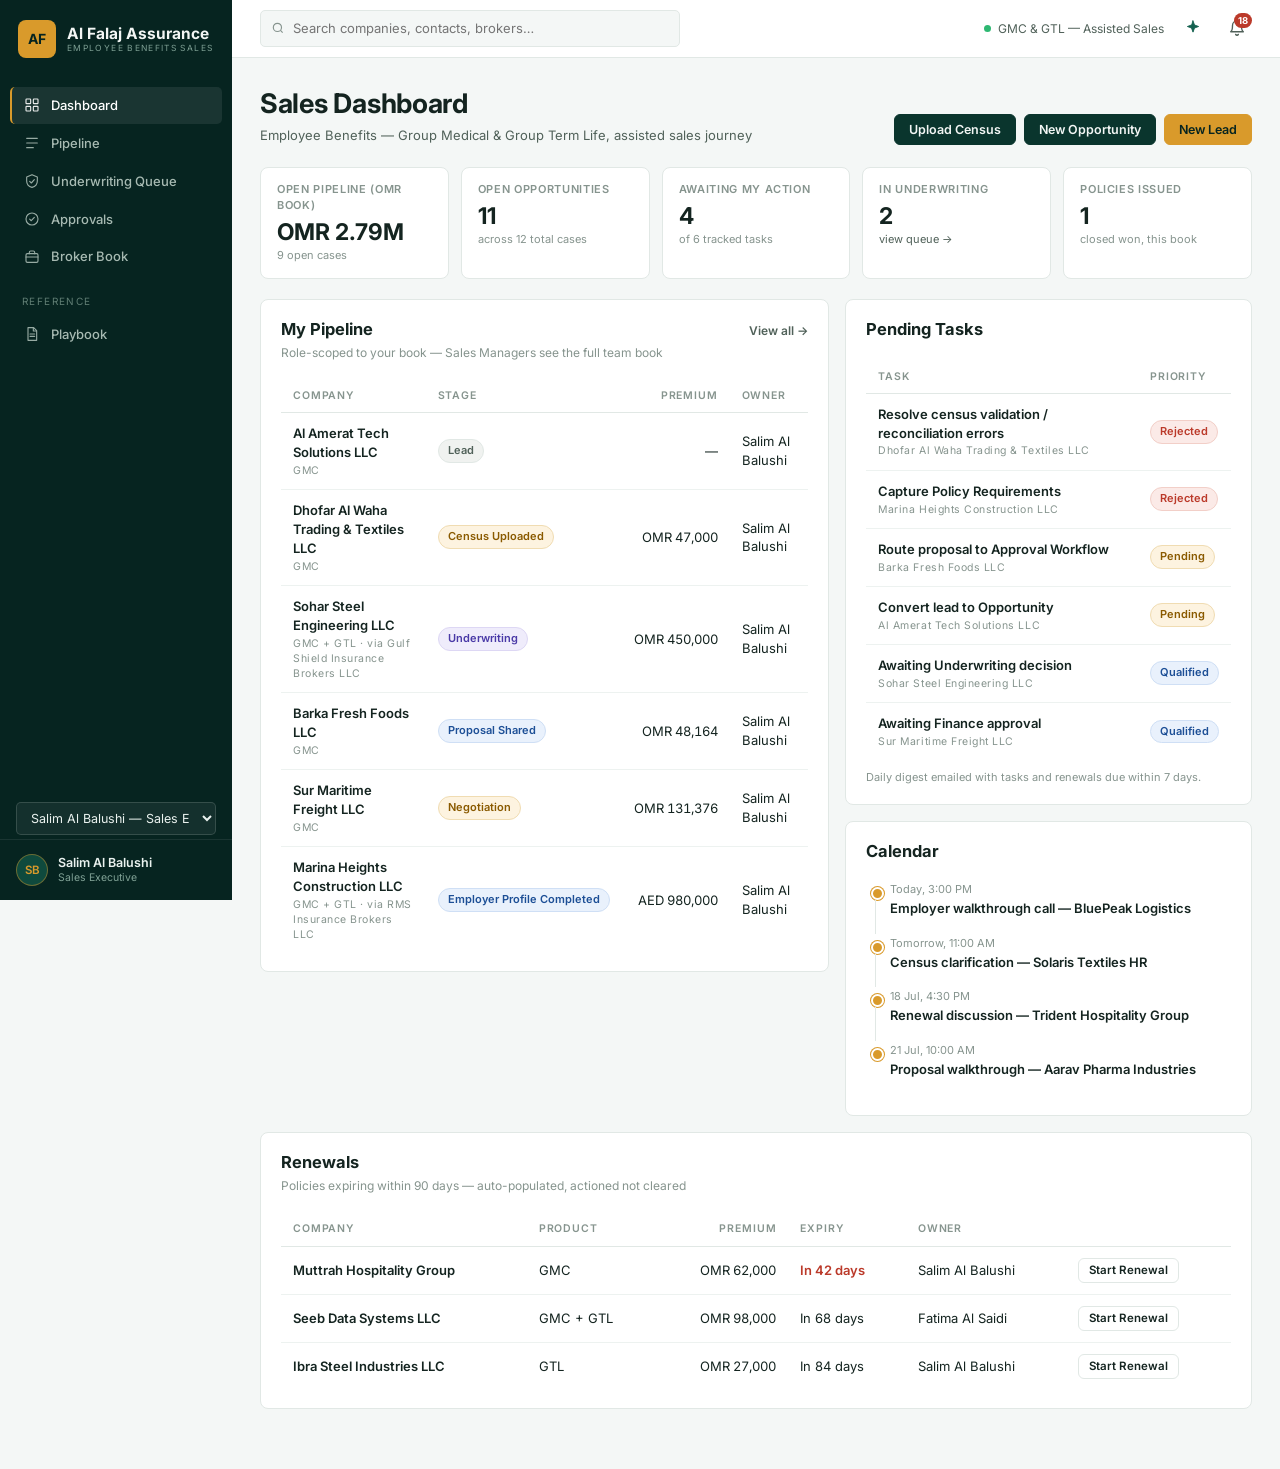
<file: al-falaj-portal/index.html>
<!DOCTYPE html>
<html lang="en-OM">
<head>
<meta charset="UTF-8">
<meta name="viewport" content="width=device-width, initial-scale=1.0">
<title>Al Falaj Assurance — Employee Benefits Sales Portal</title>
<link rel="preconnect" href="https://fonts.googleapis.com">
<link rel="preconnect" href="https://fonts.gstatic.com" crossorigin>
<link href="https://fonts.googleapis.com/css2?family=Inter:wght@400;500;600;700&display=swap" rel="stylesheet">
<link rel="stylesheet" href="css/styles.css">
</head>
<body>
<div class="app">

  <!-- ============ SIDEBAR ============ -->
  <aside class="sidebar">
    <div class="brand">
      <div class="brand-mark">AF</div>
      <div class="brand-name">
        <span class="brand-title">Al Falaj Assurance</span>
        <span class="brand-sub">EMPLOYEE BENEFITS SALES</span>
      </div>
    </div>

    <nav class="side-nav" id="sideNav">
      <a href="#/dashboard" data-route="dashboard" class="nav-item">
        <svg viewBox="0 0 24 24"><rect x="3" y="3" width="7" height="7" rx="1"/><rect x="14" y="3" width="7" height="7" rx="1"/><rect x="3" y="14" width="7" height="7" rx="1"/><rect x="14" y="14" width="7" height="7" rx="1"/></svg>
        Dashboard</a>
      <a href="#/pipeline" data-route="pipeline" class="nav-item">
        <svg viewBox="0 0 24 24"><path d="M4 5h16M4 12h16M4 19h10"/></svg>
        Pipeline</a>
      <a href="#/underwriting-queue" data-route="underwriting-queue" class="nav-item">
        <svg viewBox="0 0 24 24"><path d="M12 2.5 20 6v6c0 5-3.4 8.3-8 9.5C7.4 20.3 4 17 4 12V6z"/><path d="M8.5 12.5 11 15l4.5-5"/></svg>
        Underwriting Queue</a>
      <a href="#/approvals" data-route="approvals" class="nav-item">
        <svg viewBox="0 0 24 24"><circle cx="12" cy="12" r="9"/><path d="M8.5 12.2l2.4 2.4 4.6-4.9"/></svg>
        Approvals</a>
      <a href="#/broker-book" data-route="broker-book" class="nav-item">
        <svg viewBox="0 0 24 24"><rect x="3" y="7" width="18" height="13" rx="2"/><path d="M8 7V5a2 2 0 0 1 2-2h4a2 2 0 0 1 2 2v2"/><path d="M3 12h18"/></svg>
        Broker Book</a>

      <div class="nav-section">Reference</div>
      <a href="#/playbook" data-route="playbook" class="nav-item">
        <svg viewBox="0 0 24 24"><path d="M6 2.5h8.5L19 7v14.5H6z"/><path d="M14 3v4.5h4.5"/><path d="M9 12h7M9 15.5h7"/></svg>
        Playbook</a>
    </nav>

    <div class="role-switch">
      <select id="roleSwitch"></select>
    </div>
    <div class="side-user">
      <div class="avatar" id="sideUserAvatar">SB</div>
      <div class="side-user-info">
        <span class="side-user-name" id="sideUserName">Salim Al Balushi</span>
        <span class="side-user-role" id="sideUserRole">Sales Executive</span>
      </div>
    </div>
  </aside>

  <!-- ============ MAIN COLUMN ============ -->
  <div class="main-col">

    <header class="topbar">
      <div class="search-wrap" id="searchWrap">
        <svg class="search-icon" viewBox="0 0 24 24"><circle cx="11" cy="11" r="7"/><path d="m20 20-3.8-3.8"/></svg>
        <input id="globalSearch" type="text" placeholder="Search companies, contacts, brokers…" autocomplete="off">
        <div class="search-results" id="searchResults"></div>
      </div>
      <div class="topbar-right">
        <span class="env-chip"><span class="env-dot"></span>GMC &amp; GTL — Assisted Sales</span>
        <button class="bell-btn copilot-btn" id="copilotBtn" aria-label="AI Copilot">
          <svg viewBox="0 0 24 24"><path d="M12 2.5 14 8l5.5 2-5.5 2-2 5.5-2-5.5L4.5 10 10 8z"/></svg>
        </button>
        <div class="bell-panel copilot-panel" id="copilotPanel"></div>
        <button class="bell-btn" id="bellBtn" aria-label="Notifications">
          <svg viewBox="0 0 24 24"><path d="M18 8.5a6 6 0 1 0-12 0c0 7-2.5 8.5-2.5 8.5h17S18 15.5 18 8.5"/><path d="M13.8 20.5a2 2 0 0 1-3.6 0"/></svg>
          <span class="bell-badge" id="bellBadge">0</span>
        </button>
        <div class="bell-panel" id="bellPanel"></div>
      </div>
    </header>

    <main id="view" class="view"></main>
  </div>
</div>

<div class="modal-overlay" id="modalOverlay"><div class="modal" id="modalBox"></div></div>
<div class="toast-stack" id="toastStack"></div>

<script src="js/data.js"></script>
<script src="js/ui.js"></script>
<script src="js/journey.js"></script>
<script src="js/ai.js"></script>
<script src="js/vendor/xlsx.mini.min.js"></script>
<script src="js/xlsx-import.js"></script>
<script src="js/views-dashboard.js"></script>
<script src="js/views-employer.js"></script>
<script src="js/views-benefits.js"></script>
<script src="js/views-underwriting.js"></script>
<script src="js/views-quote.js"></script>
<script src="js/views-closing.js"></script>
<script src="js/views-case-shell.js"></script>
<script src="js/app.js"></script>
</body>
</html>
</file>
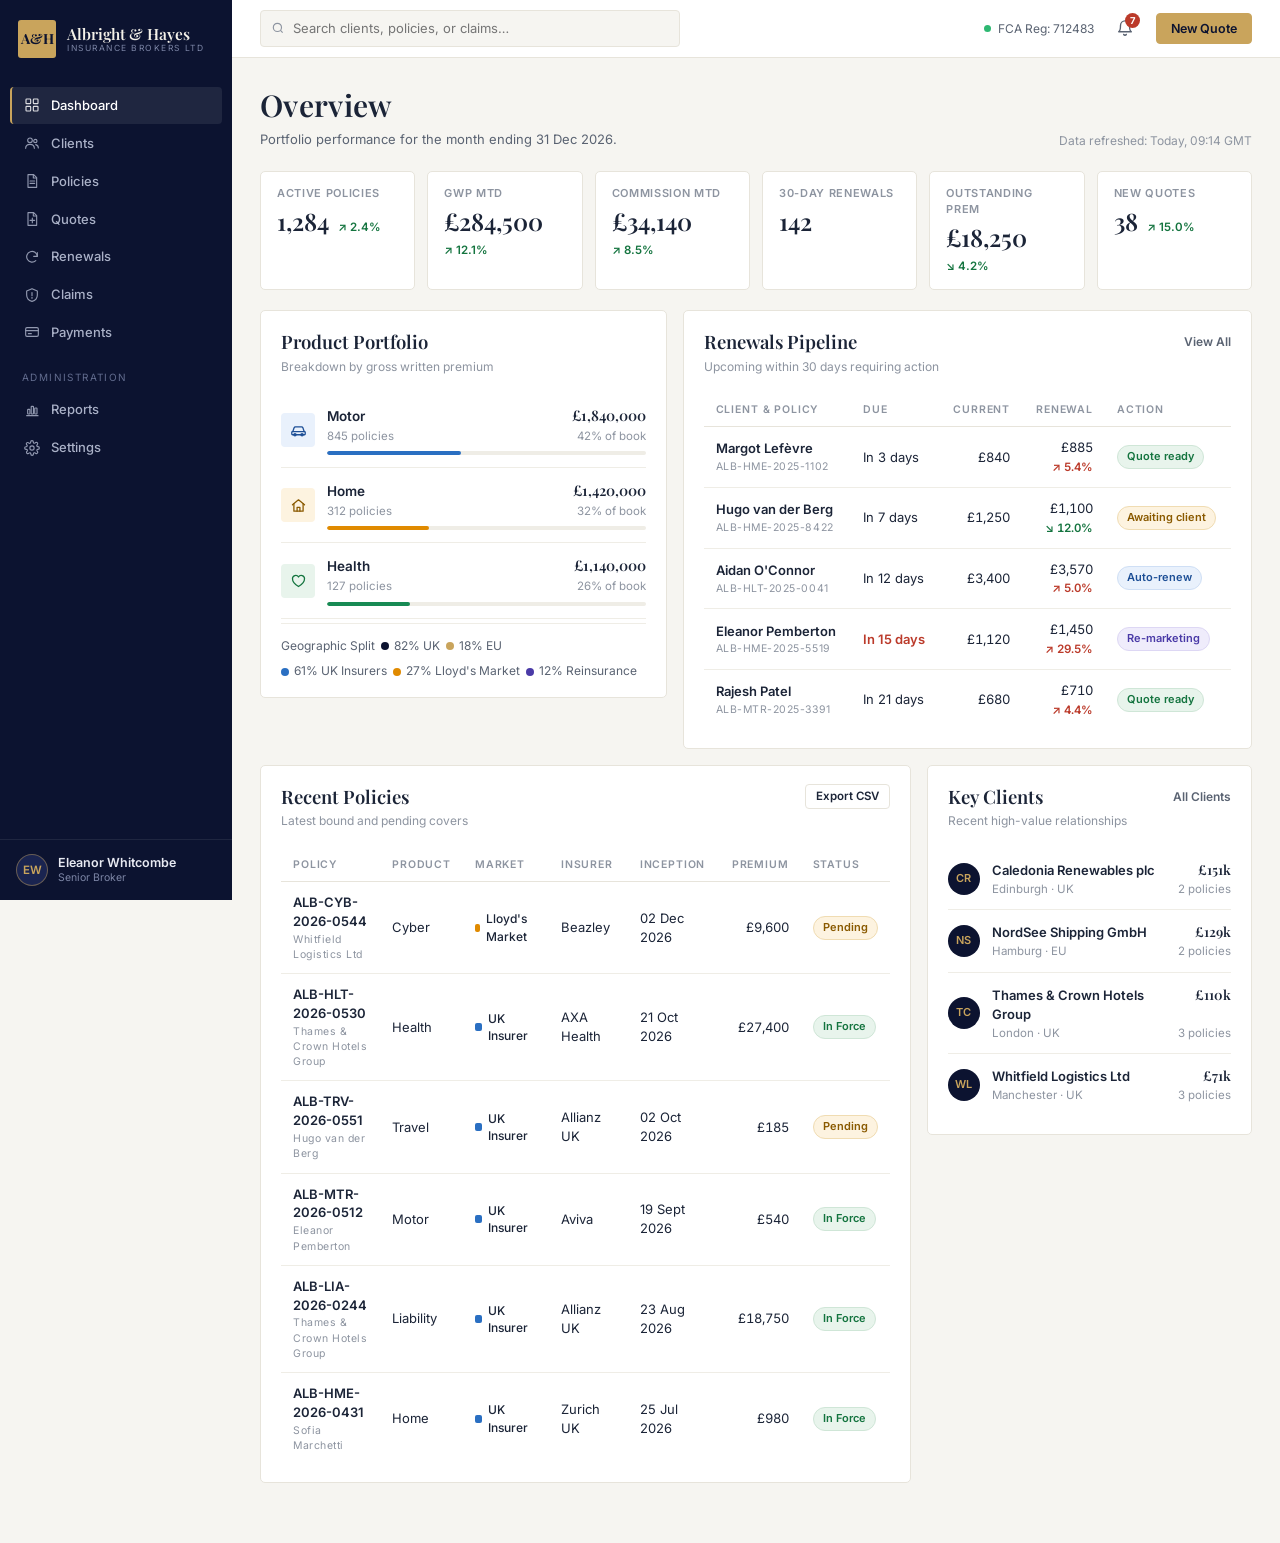
<file: broker-portal/index.html>
<!DOCTYPE html>
<html lang="en-GB">
<head>
<meta charset="UTF-8">
<meta name="viewport" content="width=device-width, initial-scale=1.0">
<title>Albright &amp; Hayes — Broker Portal</title>
<link rel="preconnect" href="https://fonts.googleapis.com">
<link rel="preconnect" href="https://fonts.gstatic.com" crossorigin>
<link href="https://fonts.googleapis.com/css2?family=Playfair+Display:wght@500;600;700&family=Inter:wght@400;500;600;700&display=swap" rel="stylesheet">
<link rel="stylesheet" href="css/styles.css">
</head>
<body>
<div class="app">

  <!-- ============ SIDEBAR ============ -->
  <aside class="sidebar">
    <div class="brand">
      <div class="brand-mark">A&amp;H</div>
      <div class="brand-name">
        <span class="brand-title">Albright &amp; Hayes</span>
        <span class="brand-sub">INSURANCE BROKERS LTD</span>
      </div>
    </div>

    <nav class="side-nav" id="sideNav">
      <a href="#/dashboard" data-route="dashboard" class="nav-item">
        <svg viewBox="0 0 24 24"><rect x="3" y="3" width="7" height="7" rx="1"/><rect x="14" y="3" width="7" height="7" rx="1"/><rect x="3" y="14" width="7" height="7" rx="1"/><rect x="14" y="14" width="7" height="7" rx="1"/></svg>
        Dashboard</a>
      <a href="#/clients" data-route="clients" class="nav-item">
        <svg viewBox="0 0 24 24"><circle cx="9" cy="8" r="3.5"/><path d="M2.5 20c0-3.6 2.9-6 6.5-6s6.5 2.4 6.5 6"/><circle cx="17" cy="9" r="2.5"/><path d="M17.5 14.5c2.4.4 4 2.3 4 5"/></svg>
        Clients</a>
      <a href="#/policies" data-route="policies" class="nav-item">
        <svg viewBox="0 0 24 24"><path d="M6 2.5h8.5L19 7v14.5H6z"/><path d="M14 3v4.5h4.5"/><path d="M9 12h7M9 15.5h7"/></svg>
        Policies</a>
      <a href="#/quotes" data-route="quotes" class="nav-item">
        <svg viewBox="0 0 24 24"><path d="M6 2.5h8.5L19 7v14.5H6z"/><path d="M14 3v4.5h4.5"/><path d="M12.5 10.5v7M9 14h7"/></svg>
        Quotes</a>
      <a href="#/renewals" data-route="renewals" class="nav-item">
        <svg viewBox="0 0 24 24"><path d="M20 11a8 8 0 1 0-2.3 6.3"/><path d="M20 5.5V11h-5.5"/></svg>
        Renewals</a>
      <a href="#/claims" data-route="claims" class="nav-item">
        <svg viewBox="0 0 24 24"><path d="M12 2.5 20 6v6c0 5-3.4 8.3-8 9.5C7.4 20.3 4 17 4 12V6z"/><path d="M12 8.5v4.5"/><circle cx="12" cy="16.2" r="0.4"/></svg>
        Claims</a>
      <a href="#/payments" data-route="payments" class="nav-item">
        <svg viewBox="0 0 24 24"><rect x="2.5" y="5.5" width="19" height="13" rx="2"/><path d="M2.5 10h19M6.5 14.5H11"/></svg>
        Payments</a>

      <div class="nav-section">Administration</div>
      <a href="#/reports" data-route="reports" class="nav-item">
        <svg viewBox="0 0 24 24"><path d="M4 20.5h17"/><rect x="5.5" y="11" width="3.4" height="7" rx="0.8"/><rect x="10.8" y="6.5" width="3.4" height="11.5" rx="0.8"/><rect x="16.1" y="9" width="3.4" height="9" rx="0.8"/></svg>
        Reports</a>
      <a href="#/settings" data-route="settings" class="nav-item">
        <svg viewBox="0 0 24 24"><circle cx="12" cy="12" r="3.2"/><path d="M19.4 15a1.6 1.6 0 0 0 .3 1.7l.1.1a2 2 0 1 1-2.8 2.8l-.1-.1a1.6 1.6 0 0 0-1.7-.3 1.6 1.6 0 0 0-1 1.5V21a2 2 0 1 1-4 0v-.2a1.6 1.6 0 0 0-1-1.5 1.6 1.6 0 0 0-1.7.3l-.1.1a2 2 0 1 1-2.8-2.8l.1-.1a1.6 1.6 0 0 0 .3-1.7 1.6 1.6 0 0 0-1.5-1H3a2 2 0 1 1 0-4h.2a1.6 1.6 0 0 0 1.5-1 1.6 1.6 0 0 0-.3-1.7l-.1-.1a2 2 0 1 1 2.8-2.8l.1.1a1.6 1.6 0 0 0 1.7.3h.1a1.6 1.6 0 0 0 1-1.5V3a2 2 0 1 1 4 0v.2a1.6 1.6 0 0 0 1 1.5h.1a1.6 1.6 0 0 0 1.7-.3l.1-.1a2 2 0 1 1 2.8 2.8l-.1.1a1.6 1.6 0 0 0-.3 1.7v.1a1.6 1.6 0 0 0 1.5 1h.2a2 2 0 1 1 0 4h-.2a1.6 1.6 0 0 0-1.5 1z"/></svg>
        Settings</a>
    </nav>

    <div class="side-user">
      <div class="avatar">EW</div>
      <div class="side-user-info">
        <span class="side-user-name">Eleanor Whitcombe</span>
        <span class="side-user-role">Senior Broker</span>
      </div>
    </div>
  </aside>

  <!-- ============ MAIN COLUMN ============ -->
  <div class="main-col">

    <header class="topbar">
      <div class="search-wrap" id="searchWrap">
        <svg class="search-icon" viewBox="0 0 24 24"><circle cx="11" cy="11" r="7"/><path d="m20 20-3.8-3.8"/></svg>
        <input id="globalSearch" type="text" placeholder="Search clients, policies, or claims…" autocomplete="off">
        <div class="search-results" id="searchResults"></div>
      </div>
      <div class="topbar-right">
        <span class="fca-chip"><span class="fca-dot"></span>FCA Reg: 712483</span>
        <button class="bell-btn" id="bellBtn" aria-label="Notifications">
          <svg viewBox="0 0 24 24"><path d="M18 8.5a6 6 0 1 0-12 0c0 7-2.5 8.5-2.5 8.5h17S18 15.5 18 8.5"/><path d="M13.8 20.5a2 2 0 0 1-3.6 0"/></svg>
          <span class="bell-badge" id="bellBadge">0</span>
        </button>
        <div class="bell-panel" id="bellPanel"></div>
        <button class="btn btn-gold" data-action="new-quote">New Quote</button>
      </div>
    </header>

    <main id="view" class="view"></main>
  </div>
</div>

<div class="modal-overlay" id="modalOverlay"><div class="modal" id="modalBox"></div></div>
<div class="toast-stack" id="toastStack"></div>
<div class="chart-tip" id="chartTip"></div>

<script src="js/data.js"></script>
<script src="js/ui.js"></script>
<script src="js/views-main.js"></script>
<script src="js/views-ops.js"></script>
<script src="js/app.js"></script>
</body>
</html>
</file>
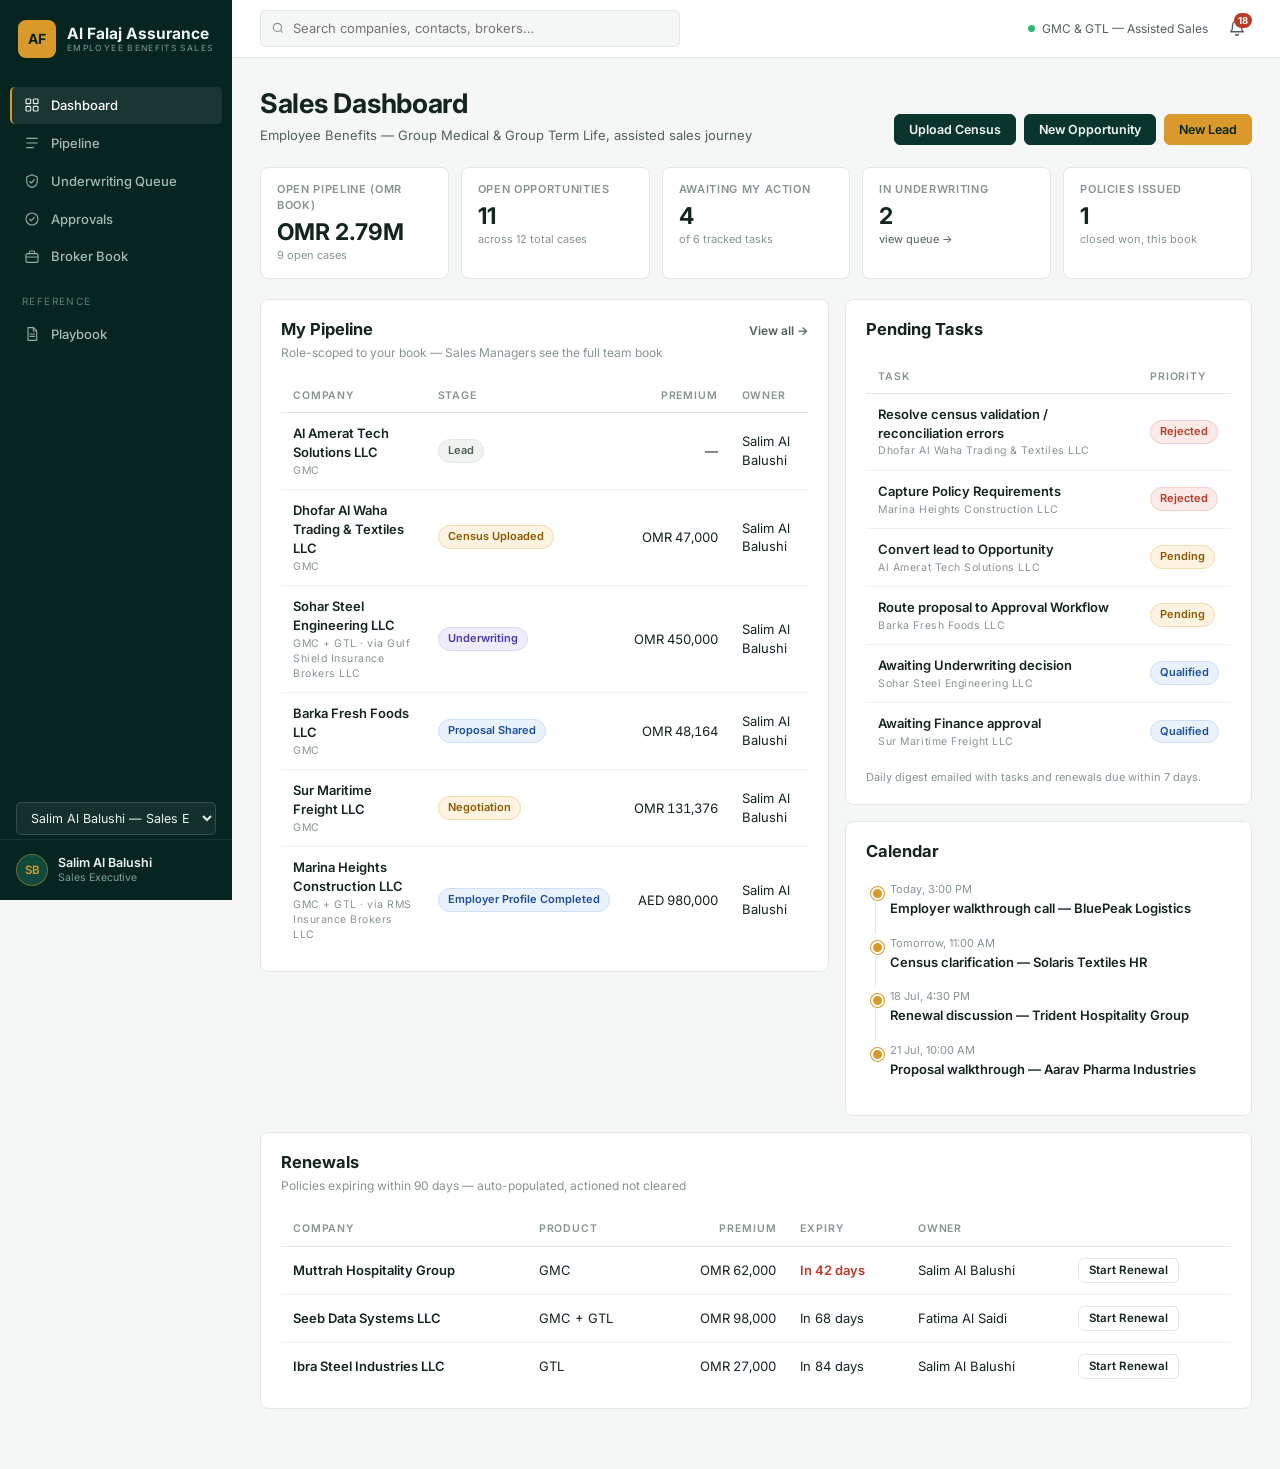
<file: eb-portal/index.html>
<!DOCTYPE html>
<html lang="en-OM">
<head>
<meta charset="UTF-8">
<meta name="viewport" content="width=device-width, initial-scale=1.0">
<title>Al Falaj Assurance — Employee Benefits Sales Portal</title>
<link rel="preconnect" href="https://fonts.googleapis.com">
<link rel="preconnect" href="https://fonts.gstatic.com" crossorigin>
<link href="https://fonts.googleapis.com/css2?family=Inter:wght@400;500;600;700&display=swap" rel="stylesheet">
<link rel="stylesheet" href="css/styles.css">
</head>
<body>
<div class="app">

  <!-- ============ SIDEBAR ============ -->
  <aside class="sidebar">
    <div class="brand">
      <div class="brand-mark">AF</div>
      <div class="brand-name">
        <span class="brand-title">Al Falaj Assurance</span>
        <span class="brand-sub">EMPLOYEE BENEFITS SALES</span>
      </div>
    </div>

    <nav class="side-nav" id="sideNav">
      <a href="#/dashboard" data-route="dashboard" class="nav-item">
        <svg viewBox="0 0 24 24"><rect x="3" y="3" width="7" height="7" rx="1"/><rect x="14" y="3" width="7" height="7" rx="1"/><rect x="3" y="14" width="7" height="7" rx="1"/><rect x="14" y="14" width="7" height="7" rx="1"/></svg>
        Dashboard</a>
      <a href="#/pipeline" data-route="pipeline" class="nav-item">
        <svg viewBox="0 0 24 24"><path d="M4 5h16M4 12h16M4 19h10"/></svg>
        Pipeline</a>
      <a href="#/underwriting-queue" data-route="underwriting-queue" class="nav-item">
        <svg viewBox="0 0 24 24"><path d="M12 2.5 20 6v6c0 5-3.4 8.3-8 9.5C7.4 20.3 4 17 4 12V6z"/><path d="M8.5 12.5 11 15l4.5-5"/></svg>
        Underwriting Queue</a>
      <a href="#/approvals" data-route="approvals" class="nav-item">
        <svg viewBox="0 0 24 24"><circle cx="12" cy="12" r="9"/><path d="M8.5 12.2l2.4 2.4 4.6-4.9"/></svg>
        Approvals</a>
      <a href="#/broker-book" data-route="broker-book" class="nav-item">
        <svg viewBox="0 0 24 24"><rect x="3" y="7" width="18" height="13" rx="2"/><path d="M8 7V5a2 2 0 0 1 2-2h4a2 2 0 0 1 2 2v2"/><path d="M3 12h18"/></svg>
        Broker Book</a>

      <div class="nav-section">Reference</div>
      <a href="#/playbook" data-route="playbook" class="nav-item">
        <svg viewBox="0 0 24 24"><path d="M6 2.5h8.5L19 7v14.5H6z"/><path d="M14 3v4.5h4.5"/><path d="M9 12h7M9 15.5h7"/></svg>
        Playbook</a>
    </nav>

    <div class="role-switch">
      <select id="roleSwitch"></select>
    </div>
    <div class="side-user">
      <div class="avatar" id="sideUserAvatar">SB</div>
      <div class="side-user-info">
        <span class="side-user-name" id="sideUserName">Salim Al Balushi</span>
        <span class="side-user-role" id="sideUserRole">Sales Executive</span>
      </div>
    </div>
  </aside>

  <!-- ============ MAIN COLUMN ============ -->
  <div class="main-col">

    <header class="topbar">
      <div class="search-wrap" id="searchWrap">
        <svg class="search-icon" viewBox="0 0 24 24"><circle cx="11" cy="11" r="7"/><path d="m20 20-3.8-3.8"/></svg>
        <input id="globalSearch" type="text" placeholder="Search companies, contacts, brokers…" autocomplete="off">
        <div class="search-results" id="searchResults"></div>
      </div>
      <div class="topbar-right">
        <span class="env-chip"><span class="env-dot"></span>GMC &amp; GTL — Assisted Sales</span>
        <button class="bell-btn" id="bellBtn" aria-label="Notifications">
          <svg viewBox="0 0 24 24"><path d="M18 8.5a6 6 0 1 0-12 0c0 7-2.5 8.5-2.5 8.5h17S18 15.5 18 8.5"/><path d="M13.8 20.5a2 2 0 0 1-3.6 0"/></svg>
          <span class="bell-badge" id="bellBadge">0</span>
        </button>
        <div class="bell-panel" id="bellPanel"></div>
      </div>
    </header>

    <main id="view" class="view"></main>
  </div>
</div>

<div class="modal-overlay" id="modalOverlay"><div class="modal" id="modalBox"></div></div>
<div class="toast-stack" id="toastStack"></div>

<script src="js/data.js"></script>
<script src="js/ui.js"></script>
<script src="js/journey.js"></script>
<script src="js/views-dashboard.js"></script>
<script src="js/views-employer.js"></script>
<script src="js/views-benefits.js"></script>
<script src="js/views-underwriting.js"></script>
<script src="js/views-quote.js"></script>
<script src="js/views-closing.js"></script>
<script src="js/views-case-shell.js"></script>
<script src="js/app.js"></script>
</body>
</html>
</file>
<file: al-falaj-portal/css/styles.css>
/* ============================================================
   Al Falaj Assurance — Employee Benefits Sales Portal
   ============================================================ */
:root {
  --teal-950: #062420;
  --teal-900: #0a352d;
  --teal-800: #0f4a3d;
  --teal-700: #146150;
  --amber: #d99a2b;
  --amber-deep: #b57e1c;
  --amber-tint2: #fbf1de;
  --page: #f4f7f6;
  --card: #ffffff;
  --line: #e1e8e5;
  --line-soft: #edf2f0;
  --ink: #142420;
  --ink-2: #506159;
  --ink-3: #86948e;
  --green: #14743f;
  --green-tint: #e8f4ec;
  --red: #bb3a2a;
  --red-tint: #fbeae7;
  --amber-ink: #8a5a00;
  --amber-tint: #fdf3e0;
  --blue-ink: #1d4f96;
  --blue-tint: #e9f1fc;
  --violet-ink: #4a3aa7;
  --violet-tint: #efecfb;
  --s1: #1d7a63; --s2: #d99a2b; --s3: #2a6fc2; --s4: #a5453f; --s5: #6a5acd;
  --grid: #e5e9e5;
  --sans: "Inter", "Segoe UI", system-ui, -apple-system, sans-serif;
}

* { margin: 0; padding: 0; box-sizing: border-box; }
html { font-size: 16px; }
body { font-family: var(--sans); background: var(--page); color: var(--ink); font-size: 13.5px; line-height: 1.45; }
a { color: inherit; text-decoration: none; }
button { font-family: inherit; cursor: pointer; }
svg { display: block; }

.app { display: grid; grid-template-columns: 232px minmax(0, 1fr); min-height: 100vh; }

/* ============ Sidebar ============ */
.sidebar { background: var(--teal-950); color: #c3d3cd; display: flex; flex-direction: column; position: sticky; top: 0; height: 100vh; }
.brand { display: flex; align-items: center; gap: 11px; padding: 20px 18px 22px; }
.brand-mark { width: 38px; height: 38px; flex: 0 0 38px; background: var(--amber); color: var(--teal-950); font-weight: 700; font-size: 14px; display: flex; align-items: center; justify-content: center; border-radius: 8px; }
.brand-name { display: flex; flex-direction: column; line-height: 1.25; min-width: 0; }
.brand-title { font-weight: 700; font-size: 15.5px; color: #f2f6f4; white-space: nowrap; }
.brand-sub { font-size: 8.5px; letter-spacing: 0.16em; color: #7fa094; }

.side-nav { flex: 1; padding: 6px 10px; overflow-y: auto; }
.nav-item { display: flex; align-items: center; gap: 11px; padding: 9px 12px; margin: 1px 0; border-radius: 5px; font-size: 13px; font-weight: 500; color: #a7bab2; border-left: 2px solid transparent; }
.nav-item svg { width: 16px; height: 16px; fill: none; stroke: currentColor; stroke-width: 1.7; stroke-linecap: round; stroke-linejoin: round; opacity: 0.9; }
.nav-item:hover { background: rgba(255,255,255,0.05); color: #eaf2ef; }
.nav-item.active { background: rgba(255,255,255,0.08); color: #ffffff; border-left-color: var(--amber); }
.nav-badge { margin-left: auto; background: var(--amber); color: var(--teal-950); font-size: 10px; font-weight: 700; border-radius: 999px; padding: 1px 6px; }
.nav-section { font-size: 10px; letter-spacing: 0.14em; text-transform: uppercase; color: #5f7d73; padding: 18px 12px 6px; }

.side-user { display: flex; align-items: center; gap: 10px; padding: 14px 16px; border-top: 1px solid rgba(255,255,255,0.08); }
.avatar { width: 32px; height: 32px; border-radius: 50%; background: var(--teal-800); color: var(--amber); font-size: 11.5px; font-weight: 600; display: flex; align-items: center; justify-content: center; border: 1px solid rgba(217,154,43,0.45); flex: 0 0 32px; }
.side-user-info { display: flex; flex-direction: column; line-height: 1.3; }
.side-user-name { font-size: 12.5px; font-weight: 600; color: #eaf2ef; }
.side-user-role { font-size: 10.5px; color: #7fa094; }
.role-switch { margin: 8px 16px 4px; }
.role-switch select {
  width: 100%; background: rgba(255,255,255,0.06); border: 1px solid rgba(255,255,255,0.14);
  color: #eaf2ef; border-radius: 5px; padding: 7px 10px; font: inherit; font-size: 12.5px; outline: none;
}
/* the select's own light text is for the closed box against the dark sidebar; most browsers
   render the open option list on a native light background, so options need their own
   dark-on-light colors or they render invisible (light-on-light) */
.role-switch select option { color: var(--ink); background: #fff; }

/* ============ Topbar ============ */
.main-col { display: flex; flex-direction: column; min-width: 0; }
.topbar { display: flex; align-items: center; justify-content: space-between; gap: 16px; background: var(--card); border-bottom: 1px solid var(--line); padding: 10px 28px; position: sticky; top: 0; z-index: 40; }
.search-wrap { position: relative; flex: 0 1 420px; }
.search-icon { position: absolute; left: 11px; top: 50%; transform: translateY(-50%); width: 14px; height: 14px; fill: none; stroke: var(--ink-3); stroke-width: 2; }
#globalSearch { width: 100%; padding: 8px 12px 8px 32px; font: inherit; font-size: 13px; background: var(--page); border: 1px solid var(--line); border-radius: 5px; color: var(--ink); outline: none; }
#globalSearch:focus { border-color: var(--amber); background: #fff; }
.search-results { display: none; position: absolute; top: calc(100% + 6px); left: 0; right: 0; max-height: 420px; overflow-y: auto; background: #fff; border: 1px solid var(--line); border-radius: 6px; box-shadow: 0 10px 30px rgba(6,36,32,0.14); z-index: 60; }
.search-results.open { display: block; }
.sr-group { font-size: 10px; letter-spacing: 0.12em; text-transform: uppercase; color: var(--ink-3); padding: 9px 14px 4px; }
.sr-item { display: flex; justify-content: space-between; align-items: baseline; gap: 10px; padding: 8px 14px; cursor: pointer; }
.sr-item:hover { background: var(--page); }
.sr-main { font-weight: 600; font-size: 13px; }
.sr-sub { font-size: 11.5px; color: var(--ink-3); white-space: nowrap; }
.sr-empty { padding: 14px; font-size: 12.5px; color: var(--ink-3); }

.topbar-right { display: flex; align-items: center; gap: 14px; position: relative; }
.env-chip { display: flex; align-items: center; gap: 7px; font-size: 12px; color: var(--ink-2); white-space: nowrap; }
.env-dot { width: 7px; height: 7px; border-radius: 50%; background: #2eb872; }
.bell-btn { position: relative; background: none; border: none; padding: 6px; border-radius: 5px; }
.bell-btn:hover { background: var(--page); }
.bell-btn svg { width: 18px; height: 18px; fill: none; stroke: var(--ink-2); stroke-width: 1.8; stroke-linecap: round; stroke-linejoin: round; }
.bell-badge { position: absolute; top: 0; right: 0; min-width: 15px; height: 15px; padding: 0 4px; background: var(--red); color: #fff; border-radius: 8px; font-size: 9.5px; font-weight: 700; display: flex; align-items: center; justify-content: center; }
.bell-panel { display: none; position: absolute; top: calc(100% + 10px); right: 90px; width: 380px; max-height: 440px; overflow-y: auto; background: #fff; border: 1px solid var(--line); border-radius: 6px; box-shadow: 0 10px 30px rgba(6,36,32,0.16); z-index: 60; }
.bell-panel.open { display: block; }
.bp-head { padding: 12px 16px; font-weight: 600; font-size: 13px; border-bottom: 1px solid var(--line-soft); }
.bp-item { display: flex; gap: 10px; padding: 11px 16px; border-bottom: 1px solid var(--line-soft); cursor: pointer; }
.bp-item:hover { background: var(--page); }
.bp-item:last-child { border-bottom: none; }
.bp-ico { width: 26px; height: 26px; flex: 0 0 26px; border-radius: 50%; display: flex; align-items: center; justify-content: center; font-size: 12px; }
.bp-ico.warn { background: var(--amber-tint); color: var(--amber-ink); }
.bp-ico.due { background: var(--red-tint); color: var(--red); }
.bp-ico.info { background: var(--blue-tint); color: var(--blue-ink); }
.bp-ico.ok { background: var(--green-tint); color: var(--green); }
.bp-txt { font-size: 12.5px; color: var(--ink-2); }
.bp-txt strong { color: var(--ink); font-weight: 600; }
.bp-when { font-size: 11px; color: var(--ink-3); margin-top: 2px; }

.copilot-btn svg { stroke: var(--teal-700); fill: var(--teal-700); stroke-width: 1.2; }
.copilot-panel { right: 170px; }
.copilot-foot { padding: 10px 16px; font-size: 11px; color: var(--ink-3); background: var(--page); border-top: 1px solid var(--line-soft); }
.copilot-query { padding: 12px 16px; border-top: 1px solid var(--line-soft); background: var(--page); }
.copilot-query-label { font-size: 11px; font-weight: 600; color: var(--ink-2); margin-bottom: 6px; }
.copilot-query-label .opt { font-weight: 400; text-transform: none; color: var(--ink-3); }
.copilot-query-row { display: flex; gap: 6px; }
.copilot-query-row input { flex: 1; padding: 6px 9px; font: inherit; font-size: 12px; border: 1px solid var(--line); border-radius: 5px; background: #fff; color: var(--ink); }
#copilotQueryResults { margin-top: 8px; max-height: 200px; overflow-y: auto; }
#copilotQueryResults .bp-item { padding: 8px 0; border-bottom: 1px solid var(--line-soft); }
#copilotQueryResults .bp-item:last-child { border-bottom: none; }

input[type="range"] { -webkit-appearance: none; appearance: none; width: 100%; height: 4px; background: var(--line); border-radius: 2px; margin: 10px 0 6px; }
input[type="range"]::-webkit-slider-thumb { -webkit-appearance: none; appearance: none; width: 16px; height: 16px; border-radius: 50%; background: var(--teal-700); cursor: pointer; border: 2px solid #fff; box-shadow: 0 1px 4px rgba(6,36,32,0.3); }
input[type="range"]::-moz-range-thumb { width: 16px; height: 16px; border-radius: 50%; background: var(--teal-700); cursor: pointer; border: 2px solid #fff; box-shadow: 0 1px 4px rgba(6,36,32,0.3); }
.bp-chan { font-size: 10px; color: var(--ink-3); text-transform: uppercase; letter-spacing: 0.06em; }

/* ============ Buttons ============ */
.btn { display: inline-flex; align-items: center; gap: 7px; background: #fff; color: var(--ink); border: 1px solid var(--line); padding: 7px 14px; border-radius: 6px; font-size: 12.5px; font-weight: 600; white-space: nowrap; }
.btn:hover { border-color: #c7d3cd; background: #fbfcfb; }
.btn-amber { background: var(--amber); border-color: var(--amber); color: var(--teal-950); }
.btn-amber:hover { background: #e2a941; border-color: #e2a941; }
.btn-teal { background: var(--teal-900); border-color: var(--teal-900); color: #f2f6f4; }
.btn-teal:hover { background: var(--teal-800); border-color: var(--teal-800); }
.btn-danger { background: var(--red-tint); border-color: #f2cfc8; color: var(--red); }
.btn-danger:hover { background: #f8dcd5; }
.btn-sm { padding: 4.5px 10px; font-size: 11.5px; }
.btn-ghost { border-color: transparent; background: transparent; color: var(--ink-2); }
.btn-ghost:hover { background: var(--page); border-color: transparent; }
.btn[disabled] { opacity: 0.45; cursor: not-allowed; }

/* ============ View / page chrome ============ */
.view { padding: 26px 28px 60px; max-width: 1360px; width: 100%; margin: 0 auto; }
.page-head { display: flex; align-items: flex-end; justify-content: space-between; gap: 16px; margin-bottom: 22px; flex-wrap: wrap; }
.page-title { font-weight: 700; font-size: 27px; letter-spacing: -0.01em; }
.page-sub { color: var(--ink-2); font-size: 13px; margin-top: 3px; }
.page-meta { font-size: 12px; color: var(--ink-3); white-space: nowrap; }
.back-link { display: inline-flex; align-items: center; gap: 6px; font-size: 12.5px; font-weight: 600; color: var(--ink-2); margin-bottom: 14px; cursor: pointer; }
.back-link:hover { color: var(--ink); }

.card { background: var(--card); border: 1px solid var(--line); border-radius: 8px; }
.card-head { display: flex; align-items: flex-start; justify-content: space-between; gap: 12px; padding: 18px 20px 4px; }
.card-title { font-weight: 700; font-size: 16.5px; }
.card-sub { font-size: 12px; color: var(--ink-3); margin-top: 2px; }
.card-link { font-size: 12px; font-weight: 600; color: var(--ink-2); cursor: pointer; white-space: nowrap; padding-top: 4px; }
.card-link:hover { color: var(--ink); }
.card-body { padding: 14px 20px 18px; }

/* ============ KPI tiles ============ */
.kpi-grid { display: grid; grid-template-columns: repeat(5, 1fr); gap: 12px; margin-bottom: 20px; }
.kpi { background: var(--card); border: 1px solid var(--line); border-radius: 8px; padding: 14px 16px; }
.kpi-label { font-size: 11px; letter-spacing: 0.06em; text-transform: uppercase; color: var(--ink-3); font-weight: 600; }
.kpi-row { display: flex; align-items: baseline; gap: 9px; margin-top: 7px; flex-wrap: wrap; }
.kpi-value { font-weight: 700; font-size: 23px; line-height: 1; }
.kpi-note { font-size: 11px; color: var(--ink-3); margin-top: 4px; }
.delta { font-size: 11.5px; font-weight: 600; white-space: nowrap; }
.delta.up { color: var(--green); }
.delta.down { color: var(--red); }

/* ============ Dashboard layout ============ */
.dash-grid { display: grid; grid-template-columns: 7fr 5fr; gap: 16px; margin-bottom: 16px; align-items: start; }
.dash-grid-2 { display: grid; grid-template-columns: 8fr 4fr; gap: 16px; align-items: start; }

/* ============ Tables ============ */
.tbl-wrap { overflow-x: auto; }
table.tbl { width: 100%; border-collapse: collapse; font-size: 13px; }
.tbl th { text-align: left; font-size: 10.5px; letter-spacing: 0.08em; text-transform: uppercase; color: var(--ink-3); font-weight: 600; padding: 9px 12px; border-bottom: 1px solid var(--line); white-space: nowrap; }
.tbl td { padding: 11px 12px; border-bottom: 1px solid var(--line-soft); vertical-align: middle; }
.tbl tbody tr:last-child td { border-bottom: none; }
.tbl tbody tr.rowlink { cursor: pointer; }
.tbl tbody tr.rowlink:hover { background: #f8faf9; }
.tbl .num { text-align: right; font-variant-numeric: tabular-nums; white-space: nowrap; }
.tbl th.num { text-align: right; }
.cell-main { font-weight: 600; font-size: 13px; }
.cell-sub { font-size: 10.5px; letter-spacing: 0.05em; color: var(--ink-3); margin-top: 1px; }
.due-hot { color: var(--red); font-weight: 600; }
.tbl-foot { display: flex; justify-content: space-between; align-items: center; padding: 12px 4px 0; font-size: 12px; color: var(--ink-3); }

/* pills */
.pill { display: inline-flex; align-items: center; gap: 5px; padding: 3px 9px; border-radius: 999px; font-size: 11px; font-weight: 600; white-space: nowrap; border: 1px solid transparent; }
.pill-green { background: var(--green-tint); color: var(--green); border-color: #cfe6d7; }
.pill-amber { background: var(--amber-tint); color: var(--amber-ink); border-color: #f0dcb2; }
.pill-red { background: var(--red-tint); color: var(--red); border-color: #f2cfc8; }
.pill-blue { background: var(--blue-tint); color: var(--blue-ink); border-color: #cfdff5; }
.pill-violet { background: var(--violet-tint); color: var(--violet-ink); border-color: #ddd7f4; }
.pill-gray { background: #f0f2f0; color: var(--ink-2); border-color: var(--line); }
.pill-teal { background: var(--teal-950); color: var(--amber); border-color: var(--teal-950); }

/* ============ Toolbars / filters ============ */
.toolbar { display: flex; align-items: center; gap: 10px; flex-wrap: wrap; margin-bottom: 14px; }
.toolbar .spacer { flex: 1; }
.tabs { display: inline-flex; background: #eaeeec; border: 1px solid var(--line); border-radius: 6px; padding: 3px; gap: 2px; }
.tab { border: none; background: transparent; padding: 6px 14px; border-radius: 5px; font-size: 12.5px; font-weight: 600; color: var(--ink-2); }
.tab:hover { color: var(--ink); }
.tab.active { background: #fff; color: var(--ink); box-shadow: 0 1px 2px rgba(6,36,32,0.1); }
.select, .input { font: inherit; font-size: 12.5px; padding: 7px 10px; border: 1px solid var(--line); border-radius: 5px; background: #fff; color: var(--ink); outline: none; }
.select:focus, .input:focus { border-color: var(--amber); }
.input::placeholder { color: var(--ink-3); }
.input[readonly], .select[disabled] { background: var(--page); color: var(--ink-2); }
.chip-count { font-size: 12px; color: var(--ink-3); }

/* ============ Detail / case shell ============ */
.detail-head { display: flex; align-items: flex-start; justify-content: space-between; gap: 16px; margin-bottom: 18px; flex-wrap: wrap; }
.detail-title-wrap { display: flex; align-items: center; gap: 14px; }
.detail-avatar { width: 46px; height: 46px; border-radius: 10px; background: var(--teal-950); color: var(--amber); display: flex; align-items: center; justify-content: center; font-weight: 700; font-size: 15px; flex: 0 0 46px; }
.detail-title { font-weight: 700; font-size: 22px; line-height: 1.2; }
.detail-sub { font-size: 12.5px; color: var(--ink-2); margin-top: 2px; display: flex; gap: 8px; align-items: center; flex-wrap: wrap; }
.detail-actions { display: flex; gap: 8px; flex-wrap: wrap; }
.info-grid { display: grid; grid-template-columns: repeat(auto-fill, minmax(190px, 1fr)); gap: 14px 22px; }
.info-item .lbl { font-size: 10.5px; letter-spacing: 0.07em; text-transform: uppercase; color: var(--ink-3); font-weight: 600; }
.info-item .val { font-size: 13.5px; font-weight: 500; margin-top: 3px; }
.stack { display: flex; flex-direction: column; gap: 16px; }
.two-col { display: grid; grid-template-columns: 8fr 4fr; gap: 16px; align-items: start; }
.mini-stats { display: grid; grid-template-columns: repeat(4, 1fr); gap: 12px; margin-bottom: 16px; }

/* status flow track */
.status-track { display: flex; gap: 3px; margin: 10px 0 4px; flex-wrap: wrap; }
.st-node { flex: 1; min-width: 62px; text-align: center; }
.st-bar { height: 5px; border-radius: 3px; background: var(--line); }
.st-bar.done { background: var(--teal-700); }
.st-bar.now { background: var(--amber); }
.st-label { font-size: 9.5px; color: var(--ink-3); margin-top: 5px; letter-spacing: 0.02em; display: block; }
.st-label.on { color: var(--ink); font-weight: 700; }

/* case workspace layout */
.case-shell { display: grid; grid-template-columns: 240px minmax(0,1fr); gap: 20px; align-items: start; }
.stepper { background: var(--card); border: 1px solid var(--line); border-radius: 8px; padding: 10px; position: sticky; top: 78px; }
.step { display: flex; align-items: flex-start; gap: 10px; padding: 9px 10px; border-radius: 6px; cursor: pointer; }
.step:hover { background: var(--page); }
.step.active { background: var(--teal-950); }
.step.active .step-label, .step.active .step-num { color: #fff; }
.step.active .step-sub { color: #b7cdc4; }
.step-num { width: 20px; height: 20px; border-radius: 50%; flex: 0 0 20px; display: flex; align-items: center; justify-content: center; font-size: 10.5px; font-weight: 700; background: var(--line); color: var(--ink-3); margin-top: 1px; }
.step-num.done { background: var(--green); color: #fff; }
.step-num.now { background: var(--amber); color: var(--teal-950); }
.step-num.locked { background: var(--line); color: var(--ink-3); }
.step-num.skip { background: transparent; color: var(--ink-3); border: 1px dashed var(--ink-3); }
.step-label { font-size: 12.5px; font-weight: 600; }
.step-sub { font-size: 10.5px; color: var(--ink-3); margin-top: 1px; }
.step.locked { opacity: 0.55; cursor: not-allowed; }
.step.locked:hover { background: none; }

.screen-panel { background: var(--card); border: 1px solid var(--line); border-radius: 8px; padding: 20px 22px 22px; }
.screen-head { margin-bottom: 16px; }
.screen-num { font-size: 11px; font-weight: 700; letter-spacing: 0.08em; text-transform: uppercase; color: var(--amber-deep); }
.screen-title { font-weight: 700; font-size: 19px; margin-top: 3px; }
.screen-purpose { font-size: 12.5px; color: var(--ink-2); margin-top: 4px; max-width: 780px; }

.field-row { margin-bottom: 13px; }
.field-row label { display: block; font-size: 11px; letter-spacing: 0.05em; text-transform: uppercase; color: var(--ink-3); font-weight: 600; margin-bottom: 5px; }
.field-row label .req { color: var(--red); margin-left: 2px; }
.field-row label .opt, .opt { color: var(--ink-3); font-weight: 500; text-transform: none; letter-spacing: 0; margin-left: 4px; font-size: 10.5px; }
.field-row .hint { font-size: 11px; color: var(--ink-3); margin-top: 4px; }
.field-row .err { font-size: 11px; color: var(--red); margin-top: 4px; font-weight: 600; }
.field-row.invalid .input, .field-row.invalid .select { border-color: var(--red); background: var(--red-tint); }
.screen-grid { display: grid; grid-template-columns: 1fr 1fr; gap: 4px 18px; }
.screen-grid .full { grid-column: 1 / -1; }
textarea.input { width: 100%; font: inherit; font-size: 12.5px; padding: 8px 10px; resize: vertical; min-height: 66px; }
.radio-row, .check-row { display: flex; gap: 16px; flex-wrap: wrap; padding-top: 3px; }
.radio-opt, .check-opt { display: inline-flex; align-items: center; gap: 6px; font-size: 12.5px; font-weight: 500; cursor: pointer; }
.toggle-row { display: flex; align-items: center; gap: 10px; }

.screen-foot { display: flex; justify-content: space-between; align-items: center; gap: 10px; margin-top: 20px; padding-top: 16px; border-top: 1px solid var(--line-soft); flex-wrap: wrap; }
.screen-foot .right { display: flex; gap: 8px; }
.skip-note { background: var(--page); border: 1px dashed var(--line); border-radius: 8px; padding: 14px 16px; font-size: 12.5px; color: var(--ink-2); }

/* traffic light */
.traffic-light { display: inline-flex; align-items: center; gap: 8px; padding: 8px 14px; border-radius: 999px; font-weight: 700; font-size: 13px; }
.traffic-light .dot { width: 12px; height: 12px; border-radius: 50%; }
.tl-green { background: var(--green-tint); color: var(--green); }
.tl-green .dot { background: var(--green); }
.tl-amber { background: var(--amber-tint); color: var(--amber-ink); }
.tl-amber .dot { background: #d99a2b; }
.tl-red { background: var(--red-tint); color: var(--red); }
.tl-red .dot { background: var(--red); }

/* approval chain */
.approval-chain { display: flex; align-items: stretch; gap: 8px; flex-wrap: wrap; }
.appr-node { flex: 1; min-width: 150px; background: var(--page); border: 1px solid var(--line); border-radius: 8px; padding: 12px 14px; }
.appr-node.current { border-color: var(--amber); background: var(--amber-tint2); }
.appr-role { font-size: 12px; font-weight: 700; }
.appr-status { margin-top: 6px; }
.appr-meta { font-size: 11px; color: var(--ink-3); margin-top: 6px; }
.appr-arrow { display: flex; align-items: center; color: var(--ink-3); font-size: 16px; padding: 0 2px; }

/* progress meter */
.meter { height: 8px; border-radius: 4px; background: var(--line-soft); overflow: hidden; display: flex; }
.meter span { display: block; height: 100%; }
.meter-legend { display: flex; gap: 14px; font-size: 11.5px; color: var(--ink-2); margin-top: 8px; flex-wrap: wrap; }
.meter-legend .lg { display: inline-flex; align-items: center; gap: 6px; }
.legend-dot { display: inline-block; width: 8px; height: 8px; border-radius: 50%; margin-right: 5px; vertical-align: middle; }

/* premium breakdown */
.brk-row { display: flex; justify-content: space-between; padding: 8px 0; font-size: 13px; border-bottom: 1px solid var(--line-soft); }
.brk-row:last-child { border-bottom: none; }
.brk-row.total { font-weight: 700; font-size: 14.5px; border-top: 1px solid var(--line); margin-top: 2px; padding-top: 11px; }
.brk-row .muted { color: var(--ink-3); }

.quote-grid { display: grid; grid-template-columns: repeat(3, 1fr); gap: 14px; }
.quote-card { border: 1.5px solid var(--line); border-radius: 10px; padding: 16px; position: relative; }
.quote-card.selected { border-color: var(--amber); box-shadow: 0 0 0 3px var(--amber-tint2); }
.quote-card .qc-name { font-weight: 700; font-size: 14px; }
.quote-card .qc-premium { font-weight: 700; font-size: 21px; margin: 8px 0 10px; }
.quote-card ul { list-style: none; display: flex; flex-direction: column; gap: 5px; margin-bottom: 12px; }
.quote-card li { font-size: 12px; color: var(--ink-2); display: flex; justify-content: space-between; gap: 8px; }
.qc-badge { position: absolute; top: -10px; right: 14px; background: var(--amber); color: var(--teal-950); font-size: 10px; font-weight: 700; padding: 2px 9px; border-radius: 999px; }

/* timeline */
.timeline { list-style: none; }
.timeline li { position: relative; padding: 0 0 18px 24px; }
.timeline li::before { content: ""; position: absolute; left: 5px; top: 5px; width: 9px; height: 9px; border-radius: 50%; background: var(--amber); border: 2px solid #fff; box-shadow: 0 0 0 1px var(--amber); }
.timeline li::after { content: ""; position: absolute; left: 9px; top: 18px; bottom: 2px; width: 1px; background: var(--line); }
.timeline li:last-child::after { display: none; }
.tl-when { font-size: 11px; color: var(--ink-3); }
.tl-what { font-size: 13px; font-weight: 600; margin-top: 1px; }
.tl-note { font-size: 12.5px; color: var(--ink-2); margin-top: 1px; }

/* doc list */
.doc-list { display: flex; flex-direction: column; gap: 2px; }
.doc-row { display: flex; align-items: center; gap: 10px; padding: 10px 4px; border-bottom: 1px solid var(--line-soft); }
.doc-row:last-child { border-bottom: none; }
.doc-ico { width: 30px; height: 30px; border-radius: 6px; background: var(--blue-tint); color: var(--blue-ink); display: flex; align-items: center; justify-content: center; flex: 0 0 30px; font-size: 12px; font-weight: 700; }
.doc-name { font-weight: 600; font-size: 12.5px; }
.doc-meta { font-size: 11px; color: var(--ink-3); }

/* file upload dropzone */
.dropzone { border: 1.5px dashed var(--line); border-radius: 10px; padding: 26px 18px; text-align: center; background: var(--page); cursor: pointer; }
.dropzone:hover { border-color: var(--amber); }
.dropzone .dz-icon { width: 30px; height: 30px; margin: 0 auto 10px; stroke: var(--ink-3); fill: none; stroke-width: 1.6; }
.dropzone .dz-title { font-weight: 600; font-size: 13px; }
.dropzone .dz-sub { font-size: 11.5px; color: var(--ink-3); margin-top: 3px; }

/* validation error list */
.errlist { list-style: none; }
.errlist li { display: flex; justify-content: space-between; gap: 10px; padding: 9px 12px; border-bottom: 1px solid var(--line-soft); font-size: 12.5px; }
.errlist li:last-child { border-bottom: none; }

/* ============ Modal ============ */
.modal-overlay { display: none; position: fixed; inset: 0; background: rgba(6,36,32,0.5); z-index: 100; align-items: flex-start; justify-content: center; padding: 6vh 16px; overflow-y: auto; }
.modal-overlay.open { display: flex; }
.modal { background: #fff; border-radius: 10px; width: 100%; max-width: 640px; box-shadow: 0 24px 60px rgba(6,36,32,0.3); }
.modal.wide { max-width: 860px; }
.modal-head { display: flex; align-items: center; justify-content: space-between; padding: 18px 22px 12px; }
.modal-title { font-weight: 700; font-size: 18px; }
.modal-x { background: none; border: none; font-size: 20px; line-height: 1; color: var(--ink-3); padding: 4px 8px; border-radius: 5px; }
.modal-x:hover { background: var(--page); color: var(--ink); }
.modal-body { padding: 6px 22px 4px; max-height: 68vh; overflow-y: auto; }
.modal-foot { display: flex; justify-content: flex-end; gap: 9px; padding: 16px 22px 20px; }
.form-grid { display: grid; grid-template-columns: 1fr 1fr; gap: 13px 14px; }
.form-grid .full { grid-column: 1 / -1; }
.field label { display: block; font-size: 11px; letter-spacing: 0.06em; text-transform: uppercase; color: var(--ink-3); font-weight: 600; margin-bottom: 5px; }
.field .input, .field .select, .field textarea { width: 100%; }
.field textarea { font: inherit; font-size: 12.5px; padding: 8px 10px; border: 1px solid var(--line); border-radius: 5px; resize: vertical; min-height: 66px; outline: none; }
.field textarea:focus { border-color: var(--amber); }

/* ============ Toasts ============ */
.toast-stack { position: fixed; bottom: 22px; right: 22px; display: flex; flex-direction: column; gap: 9px; z-index: 120; }
.toast { background: var(--teal-950); color: #f0f5f2; padding: 11px 16px; border-radius: 7px; font-size: 13px; box-shadow: 0 10px 26px rgba(6,36,32,0.3); display: flex; gap: 9px; align-items: center; animation: toast-in 0.22s ease; max-width: 380px; }
.toast.ok { border-left: 3px solid #3dbf7e; }
.toast.warn { border-left: 3px solid var(--amber); }
.toast.err { border-left: 3px solid #e2685a; }
@keyframes toast-in { from { transform: translateY(8px); opacity: 0; } to { transform: none; opacity: 1; } }

/* ============ Empty state ============ */
.empty { text-align: center; padding: 40px 20px; color: var(--ink-3); font-size: 13px; }
.empty .big { font-weight: 700; font-size: 16px; color: var(--ink-2); margin-bottom: 5px; }

/* ============ Responsive ============ */
@media (max-width: 1240px) {
  .kpi-grid { grid-template-columns: repeat(3, 1fr); }
  .dash-grid, .dash-grid-2, .two-col { grid-template-columns: 1fr; }
  .case-shell { grid-template-columns: 1fr; }
  .stepper { position: static; }
  .quote-grid { grid-template-columns: 1fr; }
  .screen-grid { grid-template-columns: 1fr; }
}
@media (max-width: 860px) {
  .app { grid-template-columns: 64px 1fr; }
  .brand-name, .side-user-info, .role-switch { display: none; }
  .brand, .side-user { justify-content: center; }
  .nav-item { font-size: 0; justify-content: center; padding: 11px 0; }
  .nav-item svg { width: 18px; height: 18px; }
  .nav-badge { display: none; }
  .nav-section { text-align: center; font-size: 8px; }
  .kpi-grid, .mini-stats { grid-template-columns: repeat(2, 1fr); }
  .view { padding: 18px 14px 50px; }
  .env-chip { display: none; }
}
</file>
<file: broker-portal/css/styles.css>
/* ============================================================
   Albright & Hayes — Broker Portal
   ============================================================ */
:root {
  --navy-950: #0c1330;
  --navy-900: #111a3f;
  --navy-800: #1a2450;
  --gold: #c9a45c;
  --gold-deep: #a5813c;
  --gold-tint: #f6efe1;
  --page: #f6f5f1;
  --card: #ffffff;
  --line: #e7e4db;
  --line-soft: #efede6;
  --ink: #1b2437;
  --ink-2: #5a6372;
  --ink-3: #8d94a0;
  --green: #14743f;
  --green-tint: #e8f4ec;
  --red: #bb3a2a;
  --red-tint: #fbeae7;
  --amber-ink: #8a5a00;
  --amber-tint: #fdf3e0;
  --blue-ink: #1d4f96;
  --blue-tint: #e9f1fc;
  --violet-ink: #4a3aa7;
  --violet-tint: #efecfb;
  /* chart series (validated: worst adjacent CVD dE 38.7) */
  --s1: #2a6fc2; --s2: #e08a00; --s3: #178a54; --s4: #4a3aa7; --s5: #c05572;
  --grid: #e5e3db;
  --serif: "Playfair Display", Georgia, "Times New Roman", serif;
  --sans: "Inter", "Segoe UI", system-ui, -apple-system, sans-serif;
}

* { margin: 0; padding: 0; box-sizing: border-box; }
html { font-size: 16px; }
body { font-family: var(--sans); background: var(--page); color: var(--ink); font-size: 13.5px; line-height: 1.45; }
a { color: inherit; text-decoration: none; }
button { font-family: inherit; cursor: pointer; }
svg { display: block; }

.app { display: grid; grid-template-columns: 232px minmax(0, 1fr); min-height: 100vh; }

/* ============ Sidebar ============ */
.sidebar {
  background: var(--navy-950); color: #c6cbdd;
  display: flex; flex-direction: column;
  position: sticky; top: 0; height: 100vh;
}
.brand { display: flex; align-items: center; gap: 11px; padding: 20px 18px 22px; }
.brand-mark {
  width: 38px; height: 38px; flex: 0 0 38px; background: var(--gold); color: var(--navy-950);
  font-family: var(--serif); font-weight: 700; font-size: 14px;
  display: flex; align-items: center; justify-content: center; border-radius: 3px;
}
.brand-name { display: flex; flex-direction: column; line-height: 1.25; min-width: 0; }
.brand-title { font-family: var(--serif); font-weight: 600; font-size: 15.5px; color: #f4f1e9; white-space: nowrap; }
.brand-sub { font-size: 8.5px; letter-spacing: 0.18em; color: #7d86a6; }

.side-nav { flex: 1; padding: 6px 10px; overflow-y: auto; }
.nav-item {
  display: flex; align-items: center; gap: 11px;
  padding: 9px 12px; margin: 1px 0; border-radius: 4px;
  font-size: 13px; font-weight: 500; color: #aab1c7;
  border-left: 2px solid transparent;
}
.nav-item svg { width: 16px; height: 16px; fill: none; stroke: currentColor; stroke-width: 1.7; stroke-linecap: round; stroke-linejoin: round; opacity: 0.85; }
.nav-item:hover { background: rgba(255,255,255,0.05); color: #e8eaf2; }
.nav-item.active { background: rgba(255,255,255,0.08); color: #ffffff; border-left-color: var(--gold); }
.nav-section { font-size: 10px; letter-spacing: 0.14em; text-transform: uppercase; color: #626c8e; padding: 18px 12px 6px; }

.side-user { display: flex; align-items: center; gap: 10px; padding: 14px 16px; border-top: 1px solid rgba(255,255,255,0.08); }
.avatar {
  width: 32px; height: 32px; border-radius: 50%; background: var(--navy-800); color: var(--gold);
  font-size: 11.5px; font-weight: 600; display: flex; align-items: center; justify-content: center;
  border: 1px solid rgba(201,164,92,0.45); flex: 0 0 32px;
}
.side-user-info { display: flex; flex-direction: column; line-height: 1.3; }
.side-user-name { font-size: 12.5px; font-weight: 600; color: #e8eaf2; }
.side-user-role { font-size: 10.5px; color: #7d86a6; }

/* ============ Topbar ============ */
.main-col { display: flex; flex-direction: column; min-width: 0; }
.topbar {
  display: flex; align-items: center; justify-content: space-between; gap: 16px;
  background: var(--card); border-bottom: 1px solid var(--line);
  padding: 10px 28px; position: sticky; top: 0; z-index: 40;
}
.search-wrap { position: relative; flex: 0 1 420px; }
.search-icon { position: absolute; left: 11px; top: 50%; transform: translateY(-50%); width: 14px; height: 14px; fill: none; stroke: var(--ink-3); stroke-width: 2; }
#globalSearch {
  width: 100%; padding: 8px 12px 8px 32px; font: inherit; font-size: 13px;
  background: var(--page); border: 1px solid var(--line); border-radius: 4px; color: var(--ink); outline: none;
}
#globalSearch:focus { border-color: var(--gold); background: #fff; }
.search-results {
  display: none; position: absolute; top: calc(100% + 6px); left: 0; right: 0; max-height: 420px; overflow-y: auto;
  background: #fff; border: 1px solid var(--line); border-radius: 6px; box-shadow: 0 10px 30px rgba(15,22,50,0.12); z-index: 60;
}
.search-results.open { display: block; }
.sr-group { font-size: 10px; letter-spacing: 0.12em; text-transform: uppercase; color: var(--ink-3); padding: 9px 14px 4px; }
.sr-item { display: flex; justify-content: space-between; align-items: baseline; gap: 10px; padding: 8px 14px; cursor: pointer; }
.sr-item:hover { background: var(--page); }
.sr-main { font-weight: 500; font-size: 13px; }
.sr-sub { font-size: 11.5px; color: var(--ink-3); white-space: nowrap; }
.sr-empty { padding: 14px; font-size: 12.5px; color: var(--ink-3); }

.topbar-right { display: flex; align-items: center; gap: 16px; position: relative; }
.fca-chip { display: flex; align-items: center; gap: 7px; font-size: 12px; color: var(--ink-2); white-space: nowrap; }
.fca-dot { width: 7px; height: 7px; border-radius: 50%; background: #2eb872; }
.bell-btn { position: relative; background: none; border: none; padding: 6px; border-radius: 4px; }
.bell-btn:hover { background: var(--page); }
.bell-btn svg { width: 18px; height: 18px; fill: none; stroke: var(--ink-2); stroke-width: 1.8; stroke-linecap: round; stroke-linejoin: round; }
.bell-badge {
  position: absolute; top: 0; right: 0; min-width: 15px; height: 15px; padding: 0 4px;
  background: var(--red); color: #fff; border-radius: 8px; font-size: 9.5px; font-weight: 700;
  display: flex; align-items: center; justify-content: center;
}
.bell-panel {
  display: none; position: absolute; top: calc(100% + 10px); right: 110px; width: 360px; max-height: 430px; overflow-y: auto;
  background: #fff; border: 1px solid var(--line); border-radius: 6px; box-shadow: 0 10px 30px rgba(15,22,50,0.14); z-index: 60;
}
.bell-panel.open { display: block; }
.bp-head { padding: 12px 16px; font-weight: 600; font-size: 13px; border-bottom: 1px solid var(--line-soft); }
.bp-item { display: flex; gap: 10px; padding: 11px 16px; border-bottom: 1px solid var(--line-soft); cursor: pointer; }
.bp-item:hover { background: var(--page); }
.bp-item:last-child { border-bottom: none; }
.bp-ico { width: 26px; height: 26px; flex: 0 0 26px; border-radius: 50%; display: flex; align-items: center; justify-content: center; font-size: 12px; }
.bp-ico.warn { background: var(--amber-tint); color: var(--amber-ink); }
.bp-ico.due { background: var(--red-tint); color: var(--red); }
.bp-ico.info { background: var(--blue-tint); color: var(--blue-ink); }
.bp-txt { font-size: 12.5px; color: var(--ink-2); }
.bp-txt strong { color: var(--ink); font-weight: 600; }
.bp-when { font-size: 11px; color: var(--ink-3); margin-top: 2px; }

/* ============ Buttons ============ */
.btn {
  display: inline-flex; align-items: center; gap: 7px;
  background: #fff; color: var(--ink); border: 1px solid var(--line);
  padding: 7px 14px; border-radius: 4px; font-size: 12.5px; font-weight: 600; white-space: nowrap;
}
.btn:hover { border-color: #cfcabc; background: #fcfbf8; }
.btn-gold { background: var(--gold); border-color: var(--gold); color: var(--navy-950); }
.btn-gold:hover { background: #d3b26e; border-color: #d3b26e; }
.btn-navy { background: var(--navy-950); border-color: var(--navy-950); color: #f4f1e9; }
.btn-navy:hover { background: var(--navy-800); border-color: var(--navy-800); }
.btn-sm { padding: 4.5px 10px; font-size: 11.5px; }
.btn-ghost { border-color: transparent; background: transparent; color: var(--ink-2); }
.btn-ghost:hover { background: var(--page); border-color: transparent; }
.btn[disabled] { opacity: 0.5; cursor: not-allowed; }

/* ============ View / page chrome ============ */
.view { padding: 26px 28px 60px; max-width: 1340px; width: 100%; margin: 0 auto; }
.page-head { display: flex; align-items: flex-end; justify-content: space-between; gap: 16px; margin-bottom: 22px; flex-wrap: wrap; }
.page-title { font-family: var(--serif); font-weight: 600; font-size: 30px; letter-spacing: 0.01em; }
.page-sub { color: var(--ink-2); font-size: 13px; margin-top: 3px; }
.page-meta { font-size: 12px; color: var(--ink-3); white-space: nowrap; }
.back-link { display: inline-flex; align-items: center; gap: 6px; font-size: 12.5px; font-weight: 600; color: var(--ink-2); margin-bottom: 14px; cursor: pointer; }
.back-link:hover { color: var(--ink); }

.card { background: var(--card); border: 1px solid var(--line); border-radius: 5px; }
.card-head { display: flex; align-items: flex-start; justify-content: space-between; gap: 12px; padding: 18px 20px 4px; }
.card-title { font-family: var(--serif); font-weight: 600; font-size: 18.5px; }
.card-sub { font-size: 12px; color: var(--ink-3); margin-top: 2px; }
.card-link { font-size: 12px; font-weight: 600; color: var(--ink-2); cursor: pointer; white-space: nowrap; padding-top: 4px; }
.card-link:hover { color: var(--ink); }
.card-body { padding: 14px 20px 18px; }

/* ============ KPI tiles ============ */
.kpi-grid { display: grid; grid-template-columns: repeat(6, 1fr); gap: 12px; margin-bottom: 20px; }
.kpi { background: var(--card); border: 1px solid var(--line); border-radius: 5px; padding: 14px 16px; }
.kpi-label { font-size: 11px; letter-spacing: 0.06em; text-transform: uppercase; color: var(--ink-3); font-weight: 600; }
.kpi-row { display: flex; align-items: baseline; gap: 9px; margin-top: 7px; flex-wrap: wrap; }
.kpi-value { font-family: var(--serif); font-weight: 600; font-size: 24px; line-height: 1; }
.delta { font-size: 11.5px; font-weight: 600; white-space: nowrap; }
.delta.up { color: var(--green); }
.delta.down { color: var(--red); }

/* ============ Dashboard layout ============ */
.dash-grid { display: grid; grid-template-columns: 5fr 7fr; gap: 16px; margin-bottom: 16px; align-items: start; }
.dash-grid-2 { display: grid; grid-template-columns: 8fr 4fr; gap: 16px; align-items: start; }

.pf-row { display: flex; align-items: center; gap: 12px; padding: 12px 0; border-bottom: 1px solid var(--line-soft); }
.pf-row:last-of-type { border-bottom: none; }
.pf-ico { width: 34px; height: 34px; border-radius: 4px; flex: 0 0 34px; display: flex; align-items: center; justify-content: center; }
.pf-ico svg { width: 17px; height: 17px; fill: none; stroke: currentColor; stroke-width: 1.8; stroke-linecap: round; stroke-linejoin: round; }
.pf-main { flex: 1; min-width: 0; }
.pf-top { display: flex; justify-content: space-between; align-items: baseline; gap: 10px; }
.pf-name { font-weight: 600; font-size: 13.5px; }
.pf-gwp { font-family: var(--serif); font-weight: 600; font-size: 14.5px; }
.pf-bottom { display: flex; justify-content: space-between; font-size: 11.5px; color: var(--ink-3); margin-top: 1px; }
.pf-track { height: 4px; background: var(--line-soft); border-radius: 2px; margin-top: 7px; overflow: hidden; }
.pf-fill { height: 100%; border-radius: 2px; }
.pf-footer { display: flex; justify-content: space-between; align-items: center; gap: 8px; padding-top: 13px; margin-top: 4px; border-top: 1px solid var(--line-soft); font-size: 12px; color: var(--ink-2); flex-wrap: wrap; }
.legend-dot { display: inline-block; width: 8px; height: 8px; border-radius: 50%; margin-right: 5px; vertical-align: middle; }

/* ============ Tables ============ */
.tbl-wrap { overflow-x: auto; }
table.tbl { width: 100%; border-collapse: collapse; font-size: 13px; }
.tbl th {
  text-align: left; font-size: 10.5px; letter-spacing: 0.08em; text-transform: uppercase;
  color: var(--ink-3); font-weight: 600; padding: 9px 12px; border-bottom: 1px solid var(--line);
  white-space: nowrap;
}
.tbl td { padding: 11px 12px; border-bottom: 1px solid var(--line-soft); vertical-align: middle; }
.tbl tbody tr:last-child td { border-bottom: none; }
.tbl tbody tr.rowlink { cursor: pointer; }
.tbl tbody tr.rowlink:hover { background: #faf9f5; }
.tbl .num { text-align: right; font-variant-numeric: tabular-nums; white-space: nowrap; }
.tbl th.num { text-align: right; }
.cell-main { font-weight: 600; font-size: 13px; }
.cell-sub { font-size: 10.5px; letter-spacing: 0.05em; color: var(--ink-3); margin-top: 1px; }
.due-hot { color: var(--red); font-weight: 600; }
.tbl-foot { display: flex; justify-content: space-between; align-items: center; padding: 12px 4px 0; font-size: 12px; color: var(--ink-3); }

/* pills */
.pill {
  display: inline-flex; align-items: center; gap: 5px; padding: 3px 9px; border-radius: 999px;
  font-size: 11px; font-weight: 600; white-space: nowrap; border: 1px solid transparent;
}
.pill-green { background: var(--green-tint); color: var(--green); border-color: #cfe6d7; }
.pill-amber { background: var(--amber-tint); color: var(--amber-ink); border-color: #f0dcb2; }
.pill-red { background: var(--red-tint); color: var(--red); border-color: #f2cfc8; }
.pill-blue { background: var(--blue-tint); color: var(--blue-ink); border-color: #cfdff5; }
.pill-violet { background: var(--violet-tint); color: var(--violet-ink); border-color: #ddd7f4; }
.pill-gray { background: #f1f0eb; color: var(--ink-2); border-color: var(--line); }
.pill-navy { background: var(--navy-950); color: var(--gold); border-color: var(--navy-950); }

/* market tag */
.mkt { display: inline-flex; align-items: center; gap: 6px; font-size: 12px; font-weight: 500; }
.mkt-dot { width: 8px; height: 8px; border-radius: 2px; }

/* ============ Toolbars / filters ============ */
.toolbar { display: flex; align-items: center; gap: 10px; flex-wrap: wrap; margin-bottom: 14px; }
.toolbar .spacer { flex: 1; }
.tabs { display: inline-flex; background: #edece6; border: 1px solid var(--line); border-radius: 5px; padding: 3px; gap: 2px; }
.tab {
  border: none; background: transparent; padding: 6px 14px; border-radius: 4px;
  font-size: 12.5px; font-weight: 600; color: var(--ink-2);
}
.tab:hover { color: var(--ink); }
.tab.active { background: #fff; color: var(--ink); box-shadow: 0 1px 2px rgba(15,22,50,0.08); }
.select, .input {
  font: inherit; font-size: 12.5px; padding: 7px 10px; border: 1px solid var(--line);
  border-radius: 4px; background: #fff; color: var(--ink); outline: none;
}
.select:focus, .input:focus { border-color: var(--gold); }
.input::placeholder { color: var(--ink-3); }
.chip-count { font-size: 12px; color: var(--ink-3); }

/* ============ Detail pages ============ */
.detail-head { display: flex; align-items: flex-start; justify-content: space-between; gap: 16px; margin-bottom: 18px; flex-wrap: wrap; }
.detail-title-wrap { display: flex; align-items: center; gap: 14px; }
.detail-avatar {
  width: 46px; height: 46px; border-radius: 50%; background: var(--navy-950); color: var(--gold);
  display: flex; align-items: center; justify-content: center; font-weight: 600; font-size: 15px; flex: 0 0 46px;
}
.detail-title { font-family: var(--serif); font-weight: 600; font-size: 25px; line-height: 1.15; }
.detail-sub { font-size: 12.5px; color: var(--ink-2); margin-top: 2px; display: flex; gap: 8px; align-items: center; flex-wrap: wrap; }
.detail-actions { display: flex; gap: 8px; flex-wrap: wrap; }
.info-grid { display: grid; grid-template-columns: repeat(auto-fill, minmax(190px, 1fr)); gap: 14px 22px; }
.info-item .lbl { font-size: 10.5px; letter-spacing: 0.07em; text-transform: uppercase; color: var(--ink-3); font-weight: 600; }
.info-item .val { font-size: 13.5px; font-weight: 500; margin-top: 3px; }
.stack { display: flex; flex-direction: column; gap: 16px; }
.two-col { display: grid; grid-template-columns: 8fr 4fr; gap: 16px; align-items: start; }
.mini-stats { display: grid; grid-template-columns: repeat(4, 1fr); gap: 12px; margin-bottom: 16px; }

/* premium breakdown */
.brk-row { display: flex; justify-content: space-between; padding: 8px 0; font-size: 13px; border-bottom: 1px solid var(--line-soft); }
.brk-row:last-child { border-bottom: none; }
.brk-row.total { font-weight: 700; font-size: 14px; border-top: 1px solid var(--line); margin-top: 2px; padding-top: 11px; }
.brk-row .muted { color: var(--ink-3); }

/* timeline */
.timeline { list-style: none; }
.timeline li { position: relative; padding: 0 0 18px 24px; }
.timeline li::before {
  content: ""; position: absolute; left: 5px; top: 5px; width: 9px; height: 9px; border-radius: 50%;
  background: var(--gold); border: 2px solid #fff; box-shadow: 0 0 0 1px var(--gold);
}
.timeline li::after { content: ""; position: absolute; left: 9px; top: 18px; bottom: 2px; width: 1px; background: var(--line); }
.timeline li:last-child::after { display: none; }
.tl-when { font-size: 11px; color: var(--ink-3); }
.tl-what { font-size: 13px; font-weight: 600; margin-top: 1px; }
.tl-note { font-size: 12.5px; color: var(--ink-2); margin-top: 1px; }

/* ============ Renewal buckets ============ */
.bucket-grid { display: grid; grid-template-columns: repeat(3, 1fr); gap: 12px; margin-bottom: 18px; }
.bucket { background: var(--card); border: 1px solid var(--line); border-radius: 5px; padding: 15px 17px; border-top: 3px solid var(--gold); }
.bucket.b2 { border-top-color: var(--s1); }
.bucket.b3 { border-top-color: var(--ink-3); }
.bucket .kpi-label { margin-bottom: 6px; }
.bucket-nums { display: flex; align-items: baseline; gap: 10px; }
.bucket-count { font-family: var(--serif); font-weight: 600; font-size: 24px; }
.bucket-gwp { font-size: 12px; color: var(--ink-2); }

/* ============ Charts ============ */
.chart-card .card-body { padding-top: 8px; }
.chart-legend { display: flex; gap: 16px; flex-wrap: wrap; font-size: 12px; color: var(--ink-2); padding: 6px 0 2px; }
.chart-legend .lg { display: inline-flex; align-items: center; gap: 6px; }
.chart-tip {
  position: fixed; display: none; z-index: 90; pointer-events: none;
  background: var(--navy-950); color: #f0eee6; font-size: 12px; line-height: 1.5;
  padding: 7px 10px; border-radius: 5px; box-shadow: 0 6px 18px rgba(12,19,48,0.3); max-width: 260px;
}
.chart-tip .tt-title { font-weight: 600; }
.chart-tip.show { display: block; }
.bar-hit:hover { opacity: 0.85; cursor: default; }
.reports-grid { display: grid; grid-template-columns: 1fr 1fr; gap: 16px; margin-bottom: 16px; align-items: start; }

/* aged debt meter */
.aged { display: flex; height: 14px; border-radius: 3px; overflow: hidden; gap: 2px; background: transparent; margin: 10px 0 8px; }
.aged span { display: block; height: 100%; }

/* ============ Modal ============ */
.modal-overlay {
  display: none; position: fixed; inset: 0; background: rgba(12,19,48,0.45); z-index: 100;
  align-items: flex-start; justify-content: center; padding: 6vh 16px; overflow-y: auto;
}
.modal-overlay.open { display: flex; }
.modal { background: #fff; border-radius: 8px; width: 100%; max-width: 620px; box-shadow: 0 24px 60px rgba(12,19,48,0.3); }
.modal-head { display: flex; align-items: center; justify-content: space-between; padding: 18px 22px 12px; }
.modal-title { font-family: var(--serif); font-weight: 600; font-size: 20px; }
.modal-x { background: none; border: none; font-size: 20px; line-height: 1; color: var(--ink-3); padding: 4px 8px; border-radius: 4px; }
.modal-x:hover { background: var(--page); color: var(--ink); }
.modal-body { padding: 6px 22px 4px; }
.modal-foot { display: flex; justify-content: flex-end; gap: 9px; padding: 16px 22px 20px; }
.form-grid { display: grid; grid-template-columns: 1fr 1fr; gap: 13px 14px; }
.form-grid .full { grid-column: 1 / -1; }
.field label { display: block; font-size: 11px; letter-spacing: 0.06em; text-transform: uppercase; color: var(--ink-3); font-weight: 600; margin-bottom: 5px; }
.field .input, .field .select, .field textarea { width: 100%; }
.field textarea { font: inherit; font-size: 12.5px; padding: 8px 10px; border: 1px solid var(--line); border-radius: 4px; resize: vertical; min-height: 66px; outline: none; }
.field textarea:focus { border-color: var(--gold); }
.wizard-steps { display: flex; gap: 6px; margin: 4px 0 16px; }
.wstep { flex: 1; height: 3px; border-radius: 2px; background: var(--line); }
.wstep.on { background: var(--gold); }
.quote-summary { background: var(--page); border: 1px solid var(--line); border-radius: 6px; padding: 14px 16px; margin-top: 6px; }

/* ============ Toasts ============ */
.toast-stack { position: fixed; bottom: 22px; right: 22px; display: flex; flex-direction: column; gap: 9px; z-index: 120; }
.toast {
  background: var(--navy-950); color: #f0eee6; padding: 11px 16px; border-radius: 6px;
  font-size: 13px; box-shadow: 0 10px 26px rgba(12,19,48,0.3); display: flex; gap: 9px; align-items: center;
  animation: toast-in 0.22s ease; max-width: 380px;
}
.toast.ok { border-left: 3px solid #3dbf7e; }
.toast.warn { border-left: 3px solid var(--gold); }
@keyframes toast-in { from { transform: translateY(8px); opacity: 0; } to { transform: none; opacity: 1; } }

/* ============ Settings ============ */
.toggle { position: relative; width: 34px; height: 19px; flex: 0 0 34px; background: #d6d3c8; border-radius: 10px; border: none; transition: background 0.15s; }
.toggle::after { content: ""; position: absolute; top: 2px; left: 2px; width: 15px; height: 15px; border-radius: 50%; background: #fff; transition: left 0.15s; }
.toggle.on { background: var(--green); }
.toggle.on::after { left: 17px; }
.set-row { display: flex; align-items: center; justify-content: space-between; gap: 14px; padding: 12px 0; border-bottom: 1px solid var(--line-soft); }
.set-row:last-child { border-bottom: none; }
.set-name { font-weight: 600; font-size: 13px; }
.set-desc { font-size: 12px; color: var(--ink-3); margin-top: 1px; }

/* ============ Empty state ============ */
.empty { text-align: center; padding: 40px 20px; color: var(--ink-3); font-size: 13px; }
.empty .big { font-family: var(--serif); font-size: 17px; color: var(--ink-2); margin-bottom: 5px; }

/* ============ Responsive ============ */
@media (max-width: 1200px) {
  .kpi-grid { grid-template-columns: repeat(3, 1fr); }
  .dash-grid, .dash-grid-2, .two-col, .reports-grid { grid-template-columns: 1fr; }
}
@media (max-width: 860px) {
  .app { grid-template-columns: 64px 1fr; }
  .brand-name, .side-user-info { display: none; }
  .brand, .side-user { justify-content: center; }
  .nav-item { font-size: 0; justify-content: center; padding: 11px 0; }
  .nav-item svg { width: 18px; height: 18px; }
  .nav-section { text-align: center; font-size: 8px; }
  .kpi-grid, .mini-stats, .bucket-grid { grid-template-columns: repeat(2, 1fr); }
  .view { padding: 18px 14px 50px; }
  .fca-chip { display: none; }
}
</file>
<file: eb-portal/css/styles.css>
/* ============================================================
   Parivaar Assurance — Employee Benefits Sales Portal
   ============================================================ */
:root {
  --teal-950: #062420;
  --teal-900: #0a352d;
  --teal-800: #0f4a3d;
  --teal-700: #146150;
  --amber: #d99a2b;
  --amber-deep: #b57e1c;
  --amber-tint2: #fbf1de;
  --page: #f4f7f6;
  --card: #ffffff;
  --line: #e1e8e5;
  --line-soft: #edf2f0;
  --ink: #142420;
  --ink-2: #506159;
  --ink-3: #86948e;
  --green: #14743f;
  --green-tint: #e8f4ec;
  --red: #bb3a2a;
  --red-tint: #fbeae7;
  --amber-ink: #8a5a00;
  --amber-tint: #fdf3e0;
  --blue-ink: #1d4f96;
  --blue-tint: #e9f1fc;
  --violet-ink: #4a3aa7;
  --violet-tint: #efecfb;
  --s1: #1d7a63; --s2: #d99a2b; --s3: #2a6fc2; --s4: #a5453f; --s5: #6a5acd;
  --grid: #e5e9e5;
  --sans: "Inter", "Segoe UI", system-ui, -apple-system, sans-serif;
}

* { margin: 0; padding: 0; box-sizing: border-box; }
html { font-size: 16px; }
body { font-family: var(--sans); background: var(--page); color: var(--ink); font-size: 13.5px; line-height: 1.45; }
a { color: inherit; text-decoration: none; }
button { font-family: inherit; cursor: pointer; }
svg { display: block; }

.app { display: grid; grid-template-columns: 232px minmax(0, 1fr); min-height: 100vh; }

/* ============ Sidebar ============ */
.sidebar { background: var(--teal-950); color: #c3d3cd; display: flex; flex-direction: column; position: sticky; top: 0; height: 100vh; }
.brand { display: flex; align-items: center; gap: 11px; padding: 20px 18px 22px; }
.brand-mark { width: 38px; height: 38px; flex: 0 0 38px; background: var(--amber); color: var(--teal-950); font-weight: 700; font-size: 14px; display: flex; align-items: center; justify-content: center; border-radius: 8px; }
.brand-name { display: flex; flex-direction: column; line-height: 1.25; min-width: 0; }
.brand-title { font-weight: 700; font-size: 15.5px; color: #f2f6f4; white-space: nowrap; }
.brand-sub { font-size: 8.5px; letter-spacing: 0.16em; color: #7fa094; }

.side-nav { flex: 1; padding: 6px 10px; overflow-y: auto; }
.nav-item { display: flex; align-items: center; gap: 11px; padding: 9px 12px; margin: 1px 0; border-radius: 5px; font-size: 13px; font-weight: 500; color: #a7bab2; border-left: 2px solid transparent; }
.nav-item svg { width: 16px; height: 16px; fill: none; stroke: currentColor; stroke-width: 1.7; stroke-linecap: round; stroke-linejoin: round; opacity: 0.9; }
.nav-item:hover { background: rgba(255,255,255,0.05); color: #eaf2ef; }
.nav-item.active { background: rgba(255,255,255,0.08); color: #ffffff; border-left-color: var(--amber); }
.nav-badge { margin-left: auto; background: var(--amber); color: var(--teal-950); font-size: 10px; font-weight: 700; border-radius: 999px; padding: 1px 6px; }
.nav-section { font-size: 10px; letter-spacing: 0.14em; text-transform: uppercase; color: #5f7d73; padding: 18px 12px 6px; }

.side-user { display: flex; align-items: center; gap: 10px; padding: 14px 16px; border-top: 1px solid rgba(255,255,255,0.08); }
.avatar { width: 32px; height: 32px; border-radius: 50%; background: var(--teal-800); color: var(--amber); font-size: 11.5px; font-weight: 600; display: flex; align-items: center; justify-content: center; border: 1px solid rgba(217,154,43,0.45); flex: 0 0 32px; }
.side-user-info { display: flex; flex-direction: column; line-height: 1.3; }
.side-user-name { font-size: 12.5px; font-weight: 600; color: #eaf2ef; }
.side-user-role { font-size: 10.5px; color: #7fa094; }
.role-switch { margin: 8px 16px 4px; }
.role-switch select {
  width: 100%; background: rgba(255,255,255,0.06); border: 1px solid rgba(255,255,255,0.14);
  color: #eaf2ef; border-radius: 5px; padding: 7px 10px; font: inherit; font-size: 12.5px; outline: none;
}
/* the select's own light text is for the closed box against the dark sidebar; most browsers
   render the open option list on a native light background, so options need their own
   dark-on-light colors or they render invisible (light-on-light) */
.role-switch select option { color: var(--ink); background: #fff; }

/* ============ Topbar ============ */
.main-col { display: flex; flex-direction: column; min-width: 0; }
.topbar { display: flex; align-items: center; justify-content: space-between; gap: 16px; background: var(--card); border-bottom: 1px solid var(--line); padding: 10px 28px; position: sticky; top: 0; z-index: 40; }
.search-wrap { position: relative; flex: 0 1 420px; }
.search-icon { position: absolute; left: 11px; top: 50%; transform: translateY(-50%); width: 14px; height: 14px; fill: none; stroke: var(--ink-3); stroke-width: 2; }
#globalSearch { width: 100%; padding: 8px 12px 8px 32px; font: inherit; font-size: 13px; background: var(--page); border: 1px solid var(--line); border-radius: 5px; color: var(--ink); outline: none; }
#globalSearch:focus { border-color: var(--amber); background: #fff; }
.search-results { display: none; position: absolute; top: calc(100% + 6px); left: 0; right: 0; max-height: 420px; overflow-y: auto; background: #fff; border: 1px solid var(--line); border-radius: 6px; box-shadow: 0 10px 30px rgba(6,36,32,0.14); z-index: 60; }
.search-results.open { display: block; }
.sr-group { font-size: 10px; letter-spacing: 0.12em; text-transform: uppercase; color: var(--ink-3); padding: 9px 14px 4px; }
.sr-item { display: flex; justify-content: space-between; align-items: baseline; gap: 10px; padding: 8px 14px; cursor: pointer; }
.sr-item:hover { background: var(--page); }
.sr-main { font-weight: 600; font-size: 13px; }
.sr-sub { font-size: 11.5px; color: var(--ink-3); white-space: nowrap; }
.sr-empty { padding: 14px; font-size: 12.5px; color: var(--ink-3); }

.topbar-right { display: flex; align-items: center; gap: 14px; position: relative; }
.env-chip { display: flex; align-items: center; gap: 7px; font-size: 12px; color: var(--ink-2); white-space: nowrap; }
.env-dot { width: 7px; height: 7px; border-radius: 50%; background: #2eb872; }
.bell-btn { position: relative; background: none; border: none; padding: 6px; border-radius: 5px; }
.bell-btn:hover { background: var(--page); }
.bell-btn svg { width: 18px; height: 18px; fill: none; stroke: var(--ink-2); stroke-width: 1.8; stroke-linecap: round; stroke-linejoin: round; }
.bell-badge { position: absolute; top: 0; right: 0; min-width: 15px; height: 15px; padding: 0 4px; background: var(--red); color: #fff; border-radius: 8px; font-size: 9.5px; font-weight: 700; display: flex; align-items: center; justify-content: center; }
.bell-panel { display: none; position: absolute; top: calc(100% + 10px); right: 90px; width: 380px; max-height: 440px; overflow-y: auto; background: #fff; border: 1px solid var(--line); border-radius: 6px; box-shadow: 0 10px 30px rgba(6,36,32,0.16); z-index: 60; }
.bell-panel.open { display: block; }
.bp-head { padding: 12px 16px; font-weight: 600; font-size: 13px; border-bottom: 1px solid var(--line-soft); }
.bp-item { display: flex; gap: 10px; padding: 11px 16px; border-bottom: 1px solid var(--line-soft); cursor: pointer; }
.bp-item:hover { background: var(--page); }
.bp-item:last-child { border-bottom: none; }
.bp-ico { width: 26px; height: 26px; flex: 0 0 26px; border-radius: 50%; display: flex; align-items: center; justify-content: center; font-size: 12px; }
.bp-ico.warn { background: var(--amber-tint); color: var(--amber-ink); }
.bp-ico.due { background: var(--red-tint); color: var(--red); }
.bp-ico.info { background: var(--blue-tint); color: var(--blue-ink); }
.bp-ico.ok { background: var(--green-tint); color: var(--green); }
.bp-txt { font-size: 12.5px; color: var(--ink-2); }
.bp-txt strong { color: var(--ink); font-weight: 600; }
.bp-when { font-size: 11px; color: var(--ink-3); margin-top: 2px; }
.bp-chan { font-size: 10px; color: var(--ink-3); text-transform: uppercase; letter-spacing: 0.06em; }

/* ============ Buttons ============ */
.btn { display: inline-flex; align-items: center; gap: 7px; background: #fff; color: var(--ink); border: 1px solid var(--line); padding: 7px 14px; border-radius: 6px; font-size: 12.5px; font-weight: 600; white-space: nowrap; }
.btn:hover { border-color: #c7d3cd; background: #fbfcfb; }
.btn-amber { background: var(--amber); border-color: var(--amber); color: var(--teal-950); }
.btn-amber:hover { background: #e2a941; border-color: #e2a941; }
.btn-teal { background: var(--teal-900); border-color: var(--teal-900); color: #f2f6f4; }
.btn-teal:hover { background: var(--teal-800); border-color: var(--teal-800); }
.btn-danger { background: var(--red-tint); border-color: #f2cfc8; color: var(--red); }
.btn-danger:hover { background: #f8dcd5; }
.btn-sm { padding: 4.5px 10px; font-size: 11.5px; }
.btn-ghost { border-color: transparent; background: transparent; color: var(--ink-2); }
.btn-ghost:hover { background: var(--page); border-color: transparent; }
.btn[disabled] { opacity: 0.45; cursor: not-allowed; }

/* ============ View / page chrome ============ */
.view { padding: 26px 28px 60px; max-width: 1360px; width: 100%; margin: 0 auto; }
.page-head { display: flex; align-items: flex-end; justify-content: space-between; gap: 16px; margin-bottom: 22px; flex-wrap: wrap; }
.page-title { font-weight: 700; font-size: 27px; letter-spacing: -0.01em; }
.page-sub { color: var(--ink-2); font-size: 13px; margin-top: 3px; }
.page-meta { font-size: 12px; color: var(--ink-3); white-space: nowrap; }
.back-link { display: inline-flex; align-items: center; gap: 6px; font-size: 12.5px; font-weight: 600; color: var(--ink-2); margin-bottom: 14px; cursor: pointer; }
.back-link:hover { color: var(--ink); }

.card { background: var(--card); border: 1px solid var(--line); border-radius: 8px; }
.card-head { display: flex; align-items: flex-start; justify-content: space-between; gap: 12px; padding: 18px 20px 4px; }
.card-title { font-weight: 700; font-size: 16.5px; }
.card-sub { font-size: 12px; color: var(--ink-3); margin-top: 2px; }
.card-link { font-size: 12px; font-weight: 600; color: var(--ink-2); cursor: pointer; white-space: nowrap; padding-top: 4px; }
.card-link:hover { color: var(--ink); }
.card-body { padding: 14px 20px 18px; }

/* ============ KPI tiles ============ */
.kpi-grid { display: grid; grid-template-columns: repeat(5, 1fr); gap: 12px; margin-bottom: 20px; }
.kpi { background: var(--card); border: 1px solid var(--line); border-radius: 8px; padding: 14px 16px; }
.kpi-label { font-size: 11px; letter-spacing: 0.06em; text-transform: uppercase; color: var(--ink-3); font-weight: 600; }
.kpi-row { display: flex; align-items: baseline; gap: 9px; margin-top: 7px; flex-wrap: wrap; }
.kpi-value { font-weight: 700; font-size: 23px; line-height: 1; }
.kpi-note { font-size: 11px; color: var(--ink-3); margin-top: 4px; }
.delta { font-size: 11.5px; font-weight: 600; white-space: nowrap; }
.delta.up { color: var(--green); }
.delta.down { color: var(--red); }

/* ============ Dashboard layout ============ */
.dash-grid { display: grid; grid-template-columns: 7fr 5fr; gap: 16px; margin-bottom: 16px; align-items: start; }
.dash-grid-2 { display: grid; grid-template-columns: 8fr 4fr; gap: 16px; align-items: start; }

/* ============ Tables ============ */
.tbl-wrap { overflow-x: auto; }
table.tbl { width: 100%; border-collapse: collapse; font-size: 13px; }
.tbl th { text-align: left; font-size: 10.5px; letter-spacing: 0.08em; text-transform: uppercase; color: var(--ink-3); font-weight: 600; padding: 9px 12px; border-bottom: 1px solid var(--line); white-space: nowrap; }
.tbl td { padding: 11px 12px; border-bottom: 1px solid var(--line-soft); vertical-align: middle; }
.tbl tbody tr:last-child td { border-bottom: none; }
.tbl tbody tr.rowlink { cursor: pointer; }
.tbl tbody tr.rowlink:hover { background: #f8faf9; }
.tbl .num { text-align: right; font-variant-numeric: tabular-nums; white-space: nowrap; }
.tbl th.num { text-align: right; }
.cell-main { font-weight: 600; font-size: 13px; }
.cell-sub { font-size: 10.5px; letter-spacing: 0.05em; color: var(--ink-3); margin-top: 1px; }
.due-hot { color: var(--red); font-weight: 600; }
.tbl-foot { display: flex; justify-content: space-between; align-items: center; padding: 12px 4px 0; font-size: 12px; color: var(--ink-3); }

/* pills */
.pill { display: inline-flex; align-items: center; gap: 5px; padding: 3px 9px; border-radius: 999px; font-size: 11px; font-weight: 600; white-space: nowrap; border: 1px solid transparent; }
.pill-green { background: var(--green-tint); color: var(--green); border-color: #cfe6d7; }
.pill-amber { background: var(--amber-tint); color: var(--amber-ink); border-color: #f0dcb2; }
.pill-red { background: var(--red-tint); color: var(--red); border-color: #f2cfc8; }
.pill-blue { background: var(--blue-tint); color: var(--blue-ink); border-color: #cfdff5; }
.pill-violet { background: var(--violet-tint); color: var(--violet-ink); border-color: #ddd7f4; }
.pill-gray { background: #f0f2f0; color: var(--ink-2); border-color: var(--line); }
.pill-teal { background: var(--teal-950); color: var(--amber); border-color: var(--teal-950); }

/* ============ Toolbars / filters ============ */
.toolbar { display: flex; align-items: center; gap: 10px; flex-wrap: wrap; margin-bottom: 14px; }
.toolbar .spacer { flex: 1; }
.tabs { display: inline-flex; background: #eaeeec; border: 1px solid var(--line); border-radius: 6px; padding: 3px; gap: 2px; }
.tab { border: none; background: transparent; padding: 6px 14px; border-radius: 5px; font-size: 12.5px; font-weight: 600; color: var(--ink-2); }
.tab:hover { color: var(--ink); }
.tab.active { background: #fff; color: var(--ink); box-shadow: 0 1px 2px rgba(6,36,32,0.1); }
.select, .input { font: inherit; font-size: 12.5px; padding: 7px 10px; border: 1px solid var(--line); border-radius: 5px; background: #fff; color: var(--ink); outline: none; }
.select:focus, .input:focus { border-color: var(--amber); }
.input::placeholder { color: var(--ink-3); }
.input[readonly], .select[disabled] { background: var(--page); color: var(--ink-2); }
.chip-count { font-size: 12px; color: var(--ink-3); }

/* ============ Detail / case shell ============ */
.detail-head { display: flex; align-items: flex-start; justify-content: space-between; gap: 16px; margin-bottom: 18px; flex-wrap: wrap; }
.detail-title-wrap { display: flex; align-items: center; gap: 14px; }
.detail-avatar { width: 46px; height: 46px; border-radius: 10px; background: var(--teal-950); color: var(--amber); display: flex; align-items: center; justify-content: center; font-weight: 700; font-size: 15px; flex: 0 0 46px; }
.detail-title { font-weight: 700; font-size: 22px; line-height: 1.2; }
.detail-sub { font-size: 12.5px; color: var(--ink-2); margin-top: 2px; display: flex; gap: 8px; align-items: center; flex-wrap: wrap; }
.detail-actions { display: flex; gap: 8px; flex-wrap: wrap; }
.info-grid { display: grid; grid-template-columns: repeat(auto-fill, minmax(190px, 1fr)); gap: 14px 22px; }
.info-item .lbl { font-size: 10.5px; letter-spacing: 0.07em; text-transform: uppercase; color: var(--ink-3); font-weight: 600; }
.info-item .val { font-size: 13.5px; font-weight: 500; margin-top: 3px; }
.stack { display: flex; flex-direction: column; gap: 16px; }
.two-col { display: grid; grid-template-columns: 8fr 4fr; gap: 16px; align-items: start; }
.mini-stats { display: grid; grid-template-columns: repeat(4, 1fr); gap: 12px; margin-bottom: 16px; }

/* status flow track */
.status-track { display: flex; gap: 3px; margin: 10px 0 4px; flex-wrap: wrap; }
.st-node { flex: 1; min-width: 62px; text-align: center; }
.st-bar { height: 5px; border-radius: 3px; background: var(--line); }
.st-bar.done { background: var(--teal-700); }
.st-bar.now { background: var(--amber); }
.st-label { font-size: 9.5px; color: var(--ink-3); margin-top: 5px; letter-spacing: 0.02em; display: block; }
.st-label.on { color: var(--ink); font-weight: 700; }

/* case workspace layout */
.case-shell { display: grid; grid-template-columns: 240px minmax(0,1fr); gap: 20px; align-items: start; }
.stepper { background: var(--card); border: 1px solid var(--line); border-radius: 8px; padding: 10px; position: sticky; top: 78px; }
.step { display: flex; align-items: flex-start; gap: 10px; padding: 9px 10px; border-radius: 6px; cursor: pointer; }
.step:hover { background: var(--page); }
.step.active { background: var(--teal-950); }
.step.active .step-label, .step.active .step-num { color: #fff; }
.step.active .step-sub { color: #b7cdc4; }
.step-num { width: 20px; height: 20px; border-radius: 50%; flex: 0 0 20px; display: flex; align-items: center; justify-content: center; font-size: 10.5px; font-weight: 700; background: var(--line); color: var(--ink-3); margin-top: 1px; }
.step-num.done { background: var(--green); color: #fff; }
.step-num.now { background: var(--amber); color: var(--teal-950); }
.step-num.locked { background: var(--line); color: var(--ink-3); }
.step-num.skip { background: transparent; color: var(--ink-3); border: 1px dashed var(--ink-3); }
.step-label { font-size: 12.5px; font-weight: 600; }
.step-sub { font-size: 10.5px; color: var(--ink-3); margin-top: 1px; }
.step.locked { opacity: 0.55; cursor: not-allowed; }
.step.locked:hover { background: none; }

.screen-panel { background: var(--card); border: 1px solid var(--line); border-radius: 8px; padding: 20px 22px 22px; }
.screen-head { margin-bottom: 16px; }
.screen-num { font-size: 11px; font-weight: 700; letter-spacing: 0.08em; text-transform: uppercase; color: var(--amber-deep); }
.screen-title { font-weight: 700; font-size: 19px; margin-top: 3px; }
.screen-purpose { font-size: 12.5px; color: var(--ink-2); margin-top: 4px; max-width: 780px; }

.field-row { margin-bottom: 13px; }
.field-row label { display: block; font-size: 11px; letter-spacing: 0.05em; text-transform: uppercase; color: var(--ink-3); font-weight: 600; margin-bottom: 5px; }
.field-row label .req { color: var(--red); margin-left: 2px; }
.field-row label .opt, .opt { color: var(--ink-3); font-weight: 500; text-transform: none; letter-spacing: 0; margin-left: 4px; font-size: 10.5px; }
.field-row .hint { font-size: 11px; color: var(--ink-3); margin-top: 4px; }
.field-row .err { font-size: 11px; color: var(--red); margin-top: 4px; font-weight: 600; }
.field-row.invalid .input, .field-row.invalid .select { border-color: var(--red); background: var(--red-tint); }
.screen-grid { display: grid; grid-template-columns: 1fr 1fr; gap: 4px 18px; }
.screen-grid .full { grid-column: 1 / -1; }
textarea.input { width: 100%; font: inherit; font-size: 12.5px; padding: 8px 10px; resize: vertical; min-height: 66px; }
.radio-row, .check-row { display: flex; gap: 16px; flex-wrap: wrap; padding-top: 3px; }
.radio-opt, .check-opt { display: inline-flex; align-items: center; gap: 6px; font-size: 12.5px; font-weight: 500; cursor: pointer; }
.toggle-row { display: flex; align-items: center; gap: 10px; }

.screen-foot { display: flex; justify-content: space-between; align-items: center; gap: 10px; margin-top: 20px; padding-top: 16px; border-top: 1px solid var(--line-soft); flex-wrap: wrap; }
.screen-foot .right { display: flex; gap: 8px; }
.skip-note { background: var(--page); border: 1px dashed var(--line); border-radius: 8px; padding: 14px 16px; font-size: 12.5px; color: var(--ink-2); }

/* traffic light */
.traffic-light { display: inline-flex; align-items: center; gap: 8px; padding: 8px 14px; border-radius: 999px; font-weight: 700; font-size: 13px; }
.traffic-light .dot { width: 12px; height: 12px; border-radius: 50%; }
.tl-green { background: var(--green-tint); color: var(--green); }
.tl-green .dot { background: var(--green); }
.tl-amber { background: var(--amber-tint); color: var(--amber-ink); }
.tl-amber .dot { background: #d99a2b; }
.tl-red { background: var(--red-tint); color: var(--red); }
.tl-red .dot { background: var(--red); }

/* approval chain */
.approval-chain { display: flex; align-items: stretch; gap: 8px; flex-wrap: wrap; }
.appr-node { flex: 1; min-width: 150px; background: var(--page); border: 1px solid var(--line); border-radius: 8px; padding: 12px 14px; }
.appr-node.current { border-color: var(--amber); background: var(--amber-tint2); }
.appr-role { font-size: 12px; font-weight: 700; }
.appr-status { margin-top: 6px; }
.appr-meta { font-size: 11px; color: var(--ink-3); margin-top: 6px; }
.appr-arrow { display: flex; align-items: center; color: var(--ink-3); font-size: 16px; padding: 0 2px; }

/* progress meter */
.meter { height: 8px; border-radius: 4px; background: var(--line-soft); overflow: hidden; display: flex; }
.meter span { display: block; height: 100%; }
.meter-legend { display: flex; gap: 14px; font-size: 11.5px; color: var(--ink-2); margin-top: 8px; flex-wrap: wrap; }
.meter-legend .lg { display: inline-flex; align-items: center; gap: 6px; }
.legend-dot { display: inline-block; width: 8px; height: 8px; border-radius: 50%; margin-right: 5px; vertical-align: middle; }

/* premium breakdown */
.brk-row { display: flex; justify-content: space-between; padding: 8px 0; font-size: 13px; border-bottom: 1px solid var(--line-soft); }
.brk-row:last-child { border-bottom: none; }
.brk-row.total { font-weight: 700; font-size: 14.5px; border-top: 1px solid var(--line); margin-top: 2px; padding-top: 11px; }
.brk-row .muted { color: var(--ink-3); }

.quote-grid { display: grid; grid-template-columns: repeat(3, 1fr); gap: 14px; }
.quote-card { border: 1.5px solid var(--line); border-radius: 10px; padding: 16px; position: relative; }
.quote-card.selected { border-color: var(--amber); box-shadow: 0 0 0 3px var(--amber-tint2); }
.quote-card .qc-name { font-weight: 700; font-size: 14px; }
.quote-card .qc-premium { font-weight: 700; font-size: 21px; margin: 8px 0 10px; }
.quote-card ul { list-style: none; display: flex; flex-direction: column; gap: 5px; margin-bottom: 12px; }
.quote-card li { font-size: 12px; color: var(--ink-2); display: flex; justify-content: space-between; gap: 8px; }
.qc-badge { position: absolute; top: -10px; right: 14px; background: var(--amber); color: var(--teal-950); font-size: 10px; font-weight: 700; padding: 2px 9px; border-radius: 999px; }

/* timeline */
.timeline { list-style: none; }
.timeline li { position: relative; padding: 0 0 18px 24px; }
.timeline li::before { content: ""; position: absolute; left: 5px; top: 5px; width: 9px; height: 9px; border-radius: 50%; background: var(--amber); border: 2px solid #fff; box-shadow: 0 0 0 1px var(--amber); }
.timeline li::after { content: ""; position: absolute; left: 9px; top: 18px; bottom: 2px; width: 1px; background: var(--line); }
.timeline li:last-child::after { display: none; }
.tl-when { font-size: 11px; color: var(--ink-3); }
.tl-what { font-size: 13px; font-weight: 600; margin-top: 1px; }
.tl-note { font-size: 12.5px; color: var(--ink-2); margin-top: 1px; }

/* doc list */
.doc-list { display: flex; flex-direction: column; gap: 2px; }
.doc-row { display: flex; align-items: center; gap: 10px; padding: 10px 4px; border-bottom: 1px solid var(--line-soft); }
.doc-row:last-child { border-bottom: none; }
.doc-ico { width: 30px; height: 30px; border-radius: 6px; background: var(--blue-tint); color: var(--blue-ink); display: flex; align-items: center; justify-content: center; flex: 0 0 30px; font-size: 12px; font-weight: 700; }
.doc-name { font-weight: 600; font-size: 12.5px; }
.doc-meta { font-size: 11px; color: var(--ink-3); }

/* file upload dropzone */
.dropzone { border: 1.5px dashed var(--line); border-radius: 10px; padding: 26px 18px; text-align: center; background: var(--page); cursor: pointer; }
.dropzone:hover { border-color: var(--amber); }
.dropzone .dz-icon { width: 30px; height: 30px; margin: 0 auto 10px; stroke: var(--ink-3); fill: none; stroke-width: 1.6; }
.dropzone .dz-title { font-weight: 600; font-size: 13px; }
.dropzone .dz-sub { font-size: 11.5px; color: var(--ink-3); margin-top: 3px; }

/* validation error list */
.errlist { list-style: none; }
.errlist li { display: flex; justify-content: space-between; gap: 10px; padding: 9px 12px; border-bottom: 1px solid var(--line-soft); font-size: 12.5px; }
.errlist li:last-child { border-bottom: none; }

/* ============ Modal ============ */
.modal-overlay { display: none; position: fixed; inset: 0; background: rgba(6,36,32,0.5); z-index: 100; align-items: flex-start; justify-content: center; padding: 6vh 16px; overflow-y: auto; }
.modal-overlay.open { display: flex; }
.modal { background: #fff; border-radius: 10px; width: 100%; max-width: 640px; box-shadow: 0 24px 60px rgba(6,36,32,0.3); }
.modal.wide { max-width: 860px; }
.modal-head { display: flex; align-items: center; justify-content: space-between; padding: 18px 22px 12px; }
.modal-title { font-weight: 700; font-size: 18px; }
.modal-x { background: none; border: none; font-size: 20px; line-height: 1; color: var(--ink-3); padding: 4px 8px; border-radius: 5px; }
.modal-x:hover { background: var(--page); color: var(--ink); }
.modal-body { padding: 6px 22px 4px; max-height: 68vh; overflow-y: auto; }
.modal-foot { display: flex; justify-content: flex-end; gap: 9px; padding: 16px 22px 20px; }
.form-grid { display: grid; grid-template-columns: 1fr 1fr; gap: 13px 14px; }
.form-grid .full { grid-column: 1 / -1; }
.field label { display: block; font-size: 11px; letter-spacing: 0.06em; text-transform: uppercase; color: var(--ink-3); font-weight: 600; margin-bottom: 5px; }
.field .input, .field .select, .field textarea { width: 100%; }
.field textarea { font: inherit; font-size: 12.5px; padding: 8px 10px; border: 1px solid var(--line); border-radius: 5px; resize: vertical; min-height: 66px; outline: none; }
.field textarea:focus { border-color: var(--amber); }

/* ============ Toasts ============ */
.toast-stack { position: fixed; bottom: 22px; right: 22px; display: flex; flex-direction: column; gap: 9px; z-index: 120; }
.toast { background: var(--teal-950); color: #f0f5f2; padding: 11px 16px; border-radius: 7px; font-size: 13px; box-shadow: 0 10px 26px rgba(6,36,32,0.3); display: flex; gap: 9px; align-items: center; animation: toast-in 0.22s ease; max-width: 380px; }
.toast.ok { border-left: 3px solid #3dbf7e; }
.toast.warn { border-left: 3px solid var(--amber); }
.toast.err { border-left: 3px solid #e2685a; }
@keyframes toast-in { from { transform: translateY(8px); opacity: 0; } to { transform: none; opacity: 1; } }

/* ============ Empty state ============ */
.empty { text-align: center; padding: 40px 20px; color: var(--ink-3); font-size: 13px; }
.empty .big { font-weight: 700; font-size: 16px; color: var(--ink-2); margin-bottom: 5px; }

/* ============ Responsive ============ */
@media (max-width: 1240px) {
  .kpi-grid { grid-template-columns: repeat(3, 1fr); }
  .dash-grid, .dash-grid-2, .two-col { grid-template-columns: 1fr; }
  .case-shell { grid-template-columns: 1fr; }
  .stepper { position: static; }
  .quote-grid { grid-template-columns: 1fr; }
  .screen-grid { grid-template-columns: 1fr; }
}
@media (max-width: 860px) {
  .app { grid-template-columns: 64px 1fr; }
  .brand-name, .side-user-info, .role-switch { display: none; }
  .brand, .side-user { justify-content: center; }
  .nav-item { font-size: 0; justify-content: center; padding: 11px 0; }
  .nav-item svg { width: 18px; height: 18px; }
  .nav-badge { display: none; }
  .nav-section { text-align: center; font-size: 8px; }
  .kpi-grid, .mini-stats { grid-template-columns: repeat(2, 1fr); }
  .view { padding: 18px 14px 50px; }
  .env-chip { display: none; }
}
</file>
